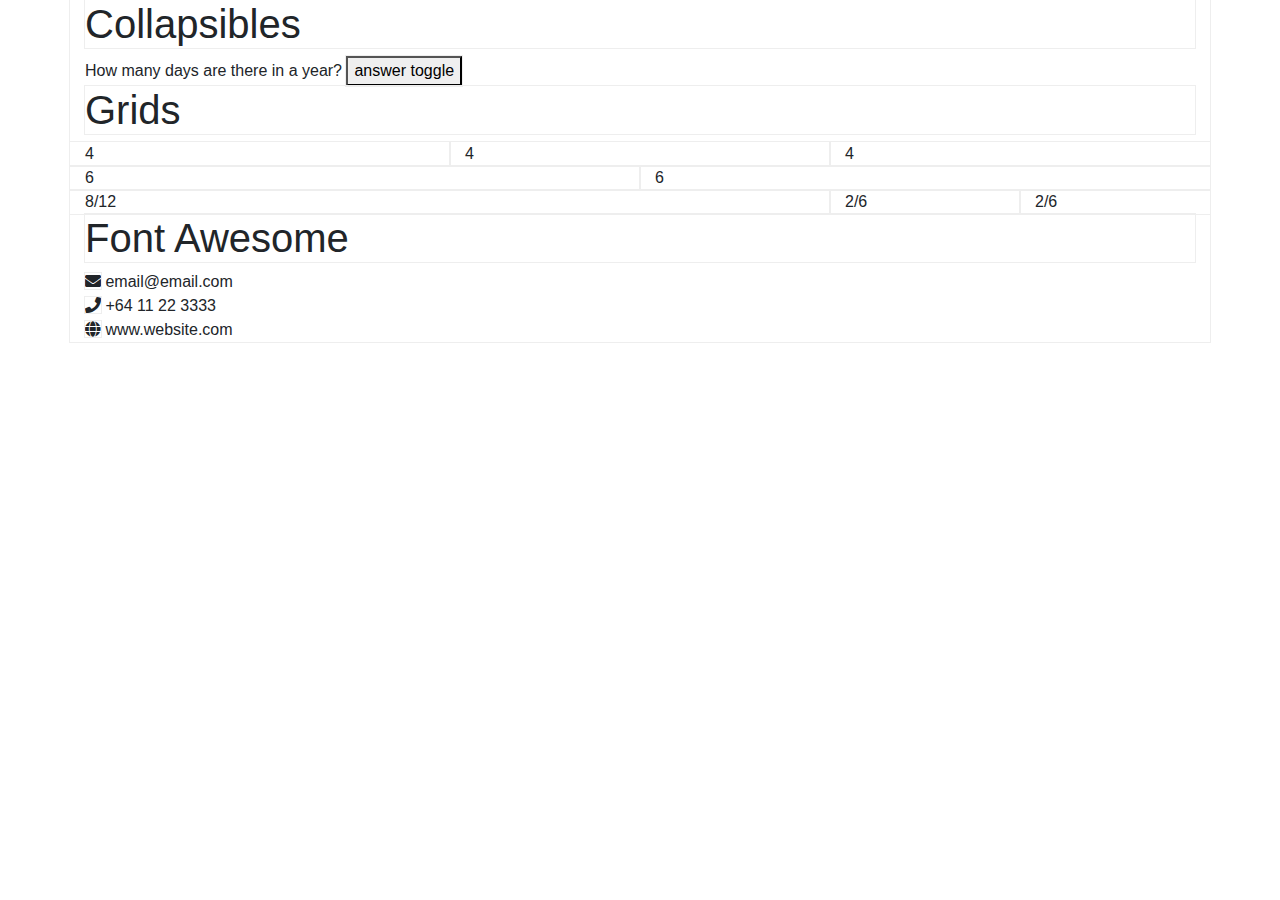
<file: bootstrap/index.html>
<html>
    <head>
        <meta charset="utf-8" />
        <title>Bootstrap demo</title>
        <!-- add the following 4 lines for Bootstrap -->
        <meta name="viewport" content="width=device-width, initial-scale=1" />
        <link rel="stylesheet" href="css/bootstrap.min.css" />
        <script src="https://code.jquery.com/jquery-3.3.1.min.js"></script>
        <script src="js/bootstrap.min.js"></script>
        <!-- font awesome -->
        <link rel="stylesheet" href="https://use.fontawesome.com/releases/v5.8.1/css/all.css">
        <!-- styles -->
        <style>
        * { outline: #EEE solid 1px }
        </style>
    </head>
    
    <body>
        <div class="container">
            <h1>Collapsibles</h1>
            How many days are there in a year?
            <button data-toggle="collapse" data-target="#answer"> answer toggle </button>
            <div id="answer" class="collapse">
            365.2422
            </div>

            <h1>Grids</h1>
            
            <div class="row">
                <div class="col-sm-4"> 4 </div>
                <div class="col-sm-4"> 4 </div>
                <div class="col-sm-4"> 4 </div>
            </div>
            <div class="row">
                <div class="col-6"> 6 </div>
                <div class="col-6"> 6 </div>
            </div>
            <div class="row">
                <div class="col-12 col-sm-8"> 8/12 </div>
                <div class="col-6 col-sm-2"> 2/6 </div>
                <div class="col-6 col-sm-2"> 2/6 </div>
            </div>
            <h1>Font Awesome</h1>
            <i class="fas fa-envelope"></i> email@email.com
            <br />
            <i class="fas fa-phone"></i> +64 11 22 3333
            <br />
            <i class="fas fa-globe"></i> www.website.com
        </div>
    </body>
</html>
</file>
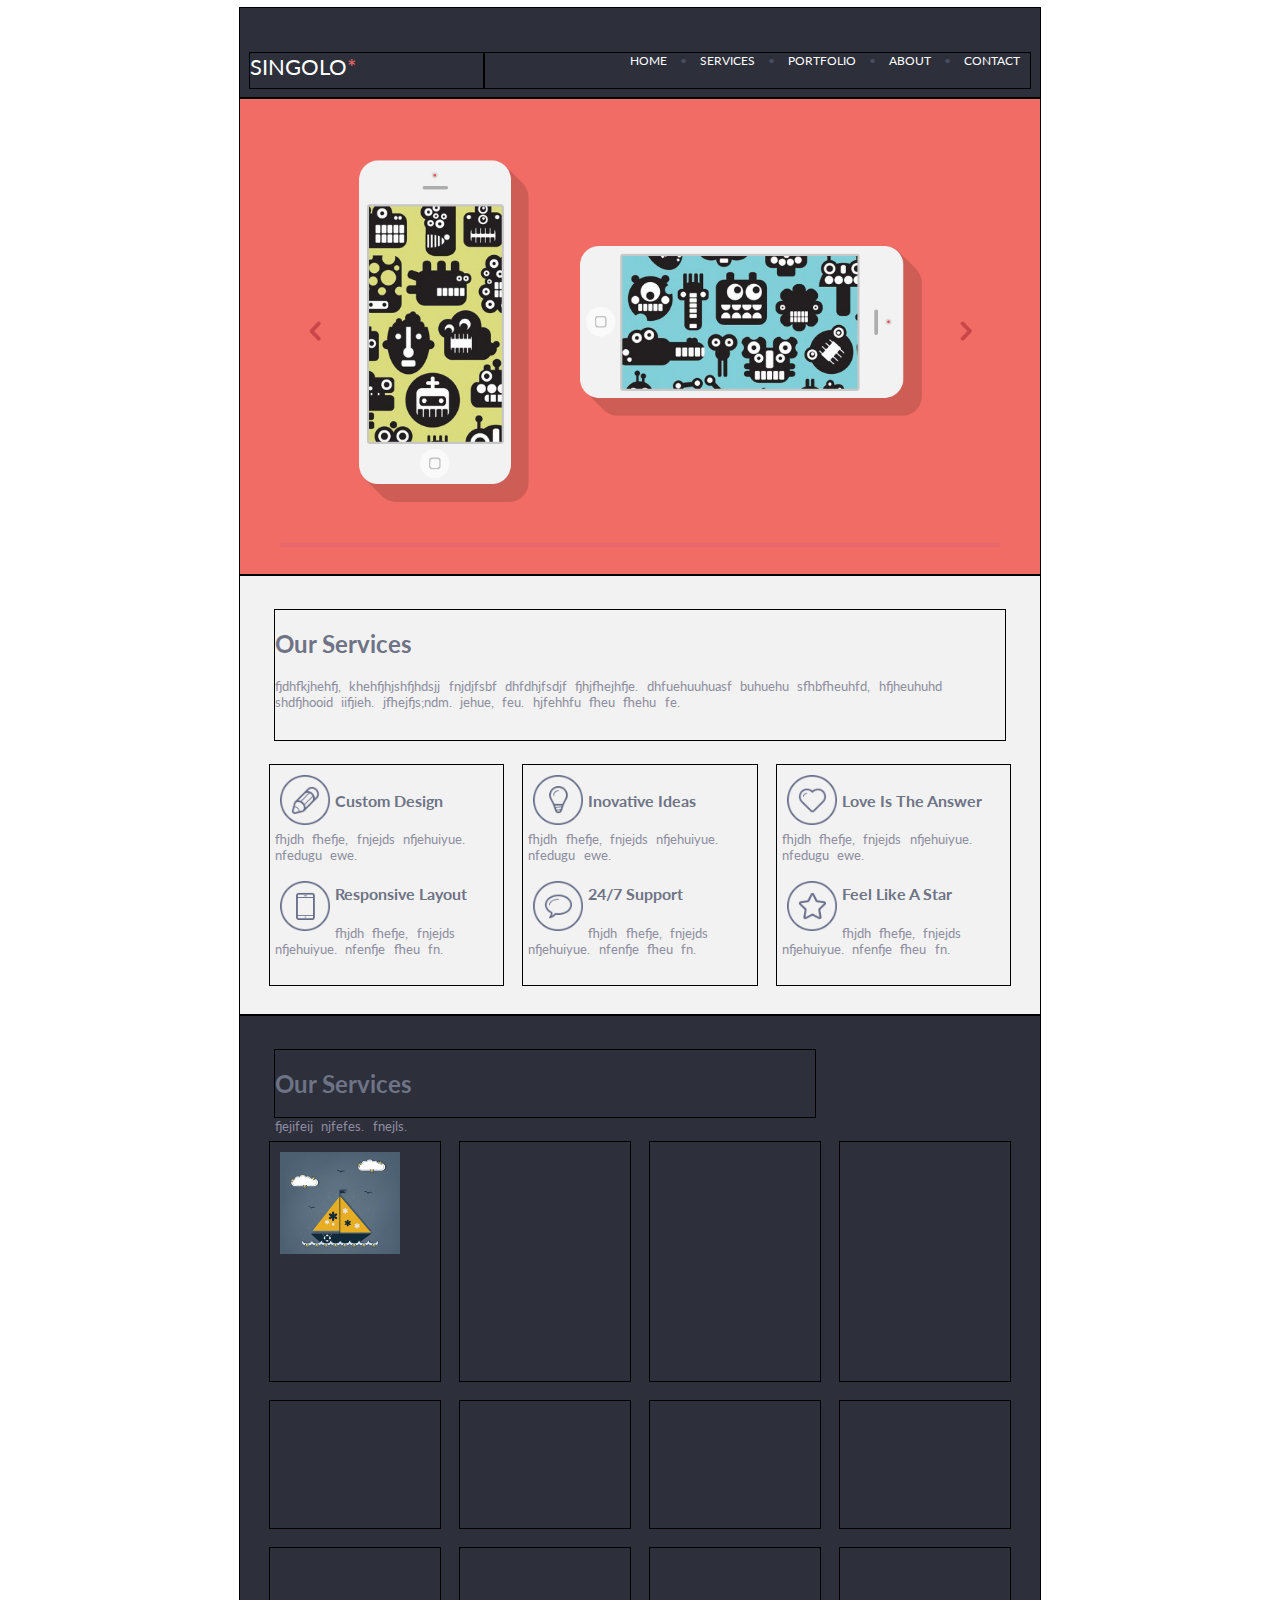
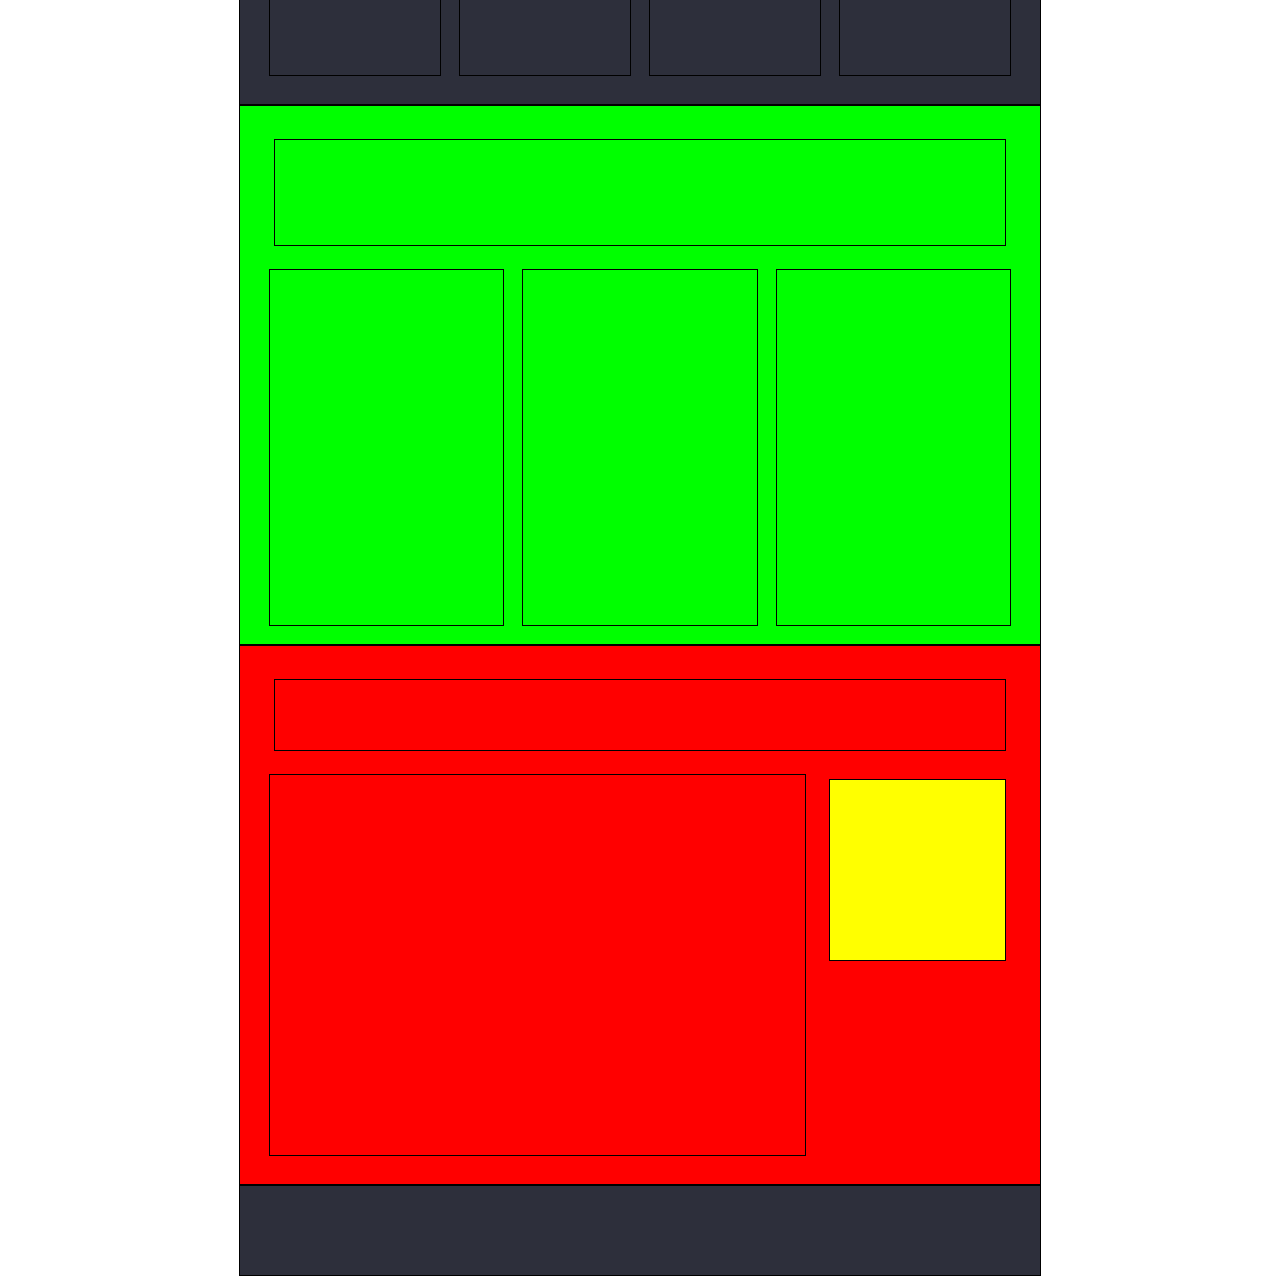
<file: singolo/index.html>
<!DOCTYPE html>
<html lang="en">
    <head>
        <meta charset="utf-8">
        <title>Singolo</title>
        <meta name="description" content="A free template created by Marijan Petrovski" />
        <meta name="viewport" content="width=device-width, initial-scale=1">
        <link rel="stylesheet" href="styles.css" />
    </head>
    
    <body>

        <div id="container">

            <div id="blue">
                <div class="logo">
                SINGOLO<span class="salmon">*</span>
                </div>
                <div class="links">
                    <a href="#">HOME</a>
                    &bull;
                    <a href="#">SERVICES</a>
                    &bull;
                    <a href="#">PORTFOLIO</a>
                    &bull;
                    <a href="#">ABOUT</a>
                    &bull;
                    <a href="#">CONTACT</a>
                
                </div>
            
            </div>

            <div class="banner">
                <img src="img/slider.png">
            </div>
            
             <div id="red">
                <div class="longyellow">
                    <body>
                        <h2>Our Services</h2>
                        <p> fjdhfkjhehfj, khehfjhjshfjhdsjj fnjdjfsbf dhfdhjfsdjf fjhjfhejhfje. dhfuehuuhuasf buhuehu sfhbfheuhfd, hfjheuhuhd shdfjhooid iifjieh. jfhejfjs;ndm. jehue, feu. hjfehhfu fheu fhehu fe.
                        </p>
                    </body>
                 </div>
                <div class="yellow">
                    <img src="img/pencil.png" width="50px"> <h4>Custom Design</h4>
                    <p>
                        fhjdh fhefje, fnjejds nfjehuiyue. nfedugu ewe.
                    </p>
                    <img src="img/smartphone.png" width="50px"> <h4>Responsive Layout</h4>
                    <p>
                        fhjdh fhefje, fnjejds nfjehuiyue. nfenfje fheu fn.
                    </p>
                </div>
                <div class="yellow">
                    <img src="img/bulb.png" width="50px"> <h4>Inovative Ideas</h4>
                    <p>
                        fhjdh fhefje, fnjejds nfjehuiyue. nfedugu ewe.
                    </p>
                    <img src="img/speech.png" width="50px"> <h4>24/7 Support</h4>
                    <p>
                        fhjdh fhefje, fnjejds nfjehuiyue. nfenfje fheu fn.
                    </p>
                </div>
                <div class="yellow">
                    <img src="img/heart.png" width="50px"> <h4>Love Is The Answer</h4>
                    <p>
                        fhjdh fhefje, fnjejds nfjehuiyue. nfedugu ewe.
                    </p>
                    <img src="img/star.png" width="50px"> <h4>Feel Like A Star</h4>
                    <p>
                        fhjdh fhefje, fnjejds nfjehuiyue. nfenfje fheu fn.
                    </p>
                </div>
                
            </div>

            <div id="blue2" >
                <div class="longyellow">
                    <body>
                        <h2>Our Services</h2>
                        <p> fjejifeij njfefes. fnejls. 
                        </p>
                    </body>
                 </div><br><!-- the br makes a sqaure move down so it is inline -->
                <div class="yellow">
                    <img src="img/gallery/1.png" width="120px">
                </div>
                <div class="yellow"></div>
                <div class="yellow"></div>
                <div class="yellow"></div>
                <div class="yellow"></div>
                <div class="yellow"></div>
                <div class="yellow"></div>
                <div class="yellow"></div>
                <div class="yellow"></div>
                <div class="yellow"></div>
                <div class="yellow"></div>
                <div class="yellow"></div>
                
            </div>

            <div id="green2">
                <div class="longyellow"></div>
                <div class="yellow"></div>
                <div class="yellow"></div>
                <div class="yellow"></div>
            </div>
            
            <div id="red2">
                <div class="longyellow"></div>
                <div class="yellow"></div>
                <div class="smallyellow"></div>
            </div>
            
            <div id="blue"></div>

        </div>
    </body>
</html>
</file>
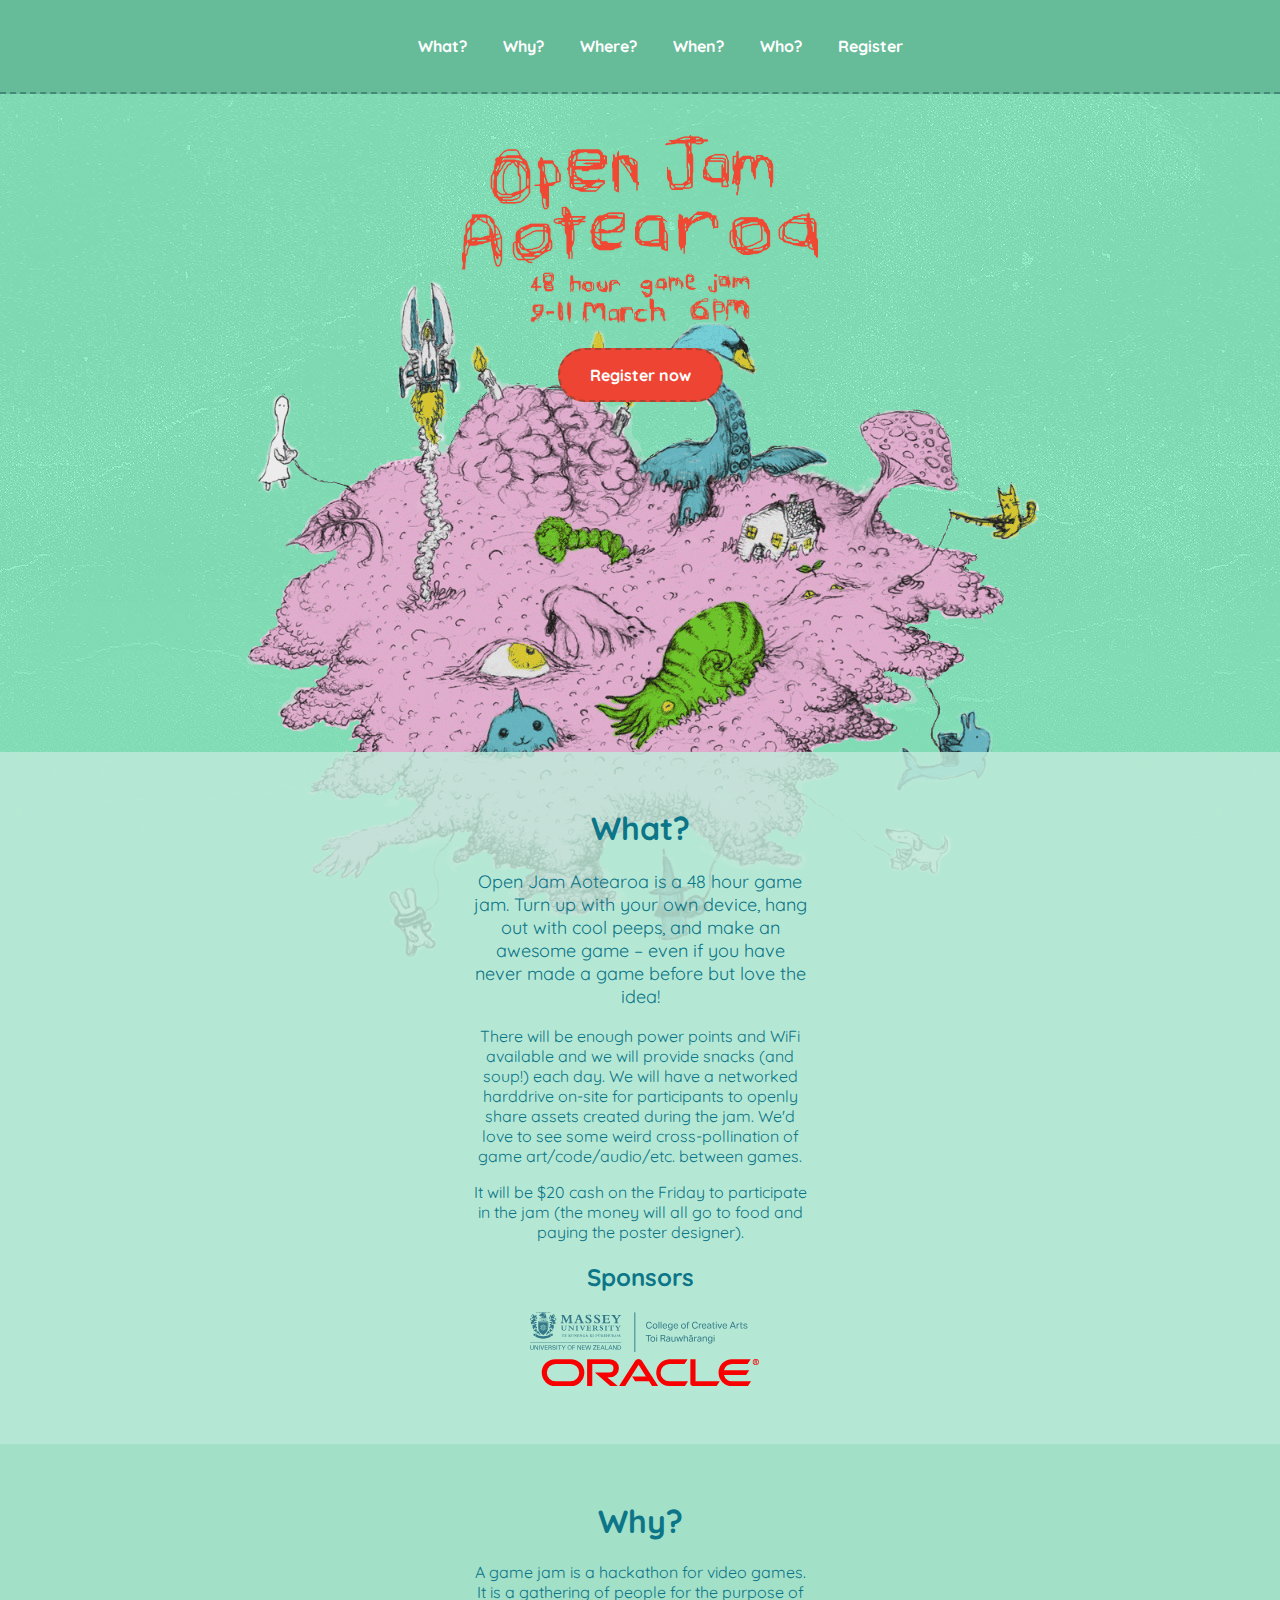
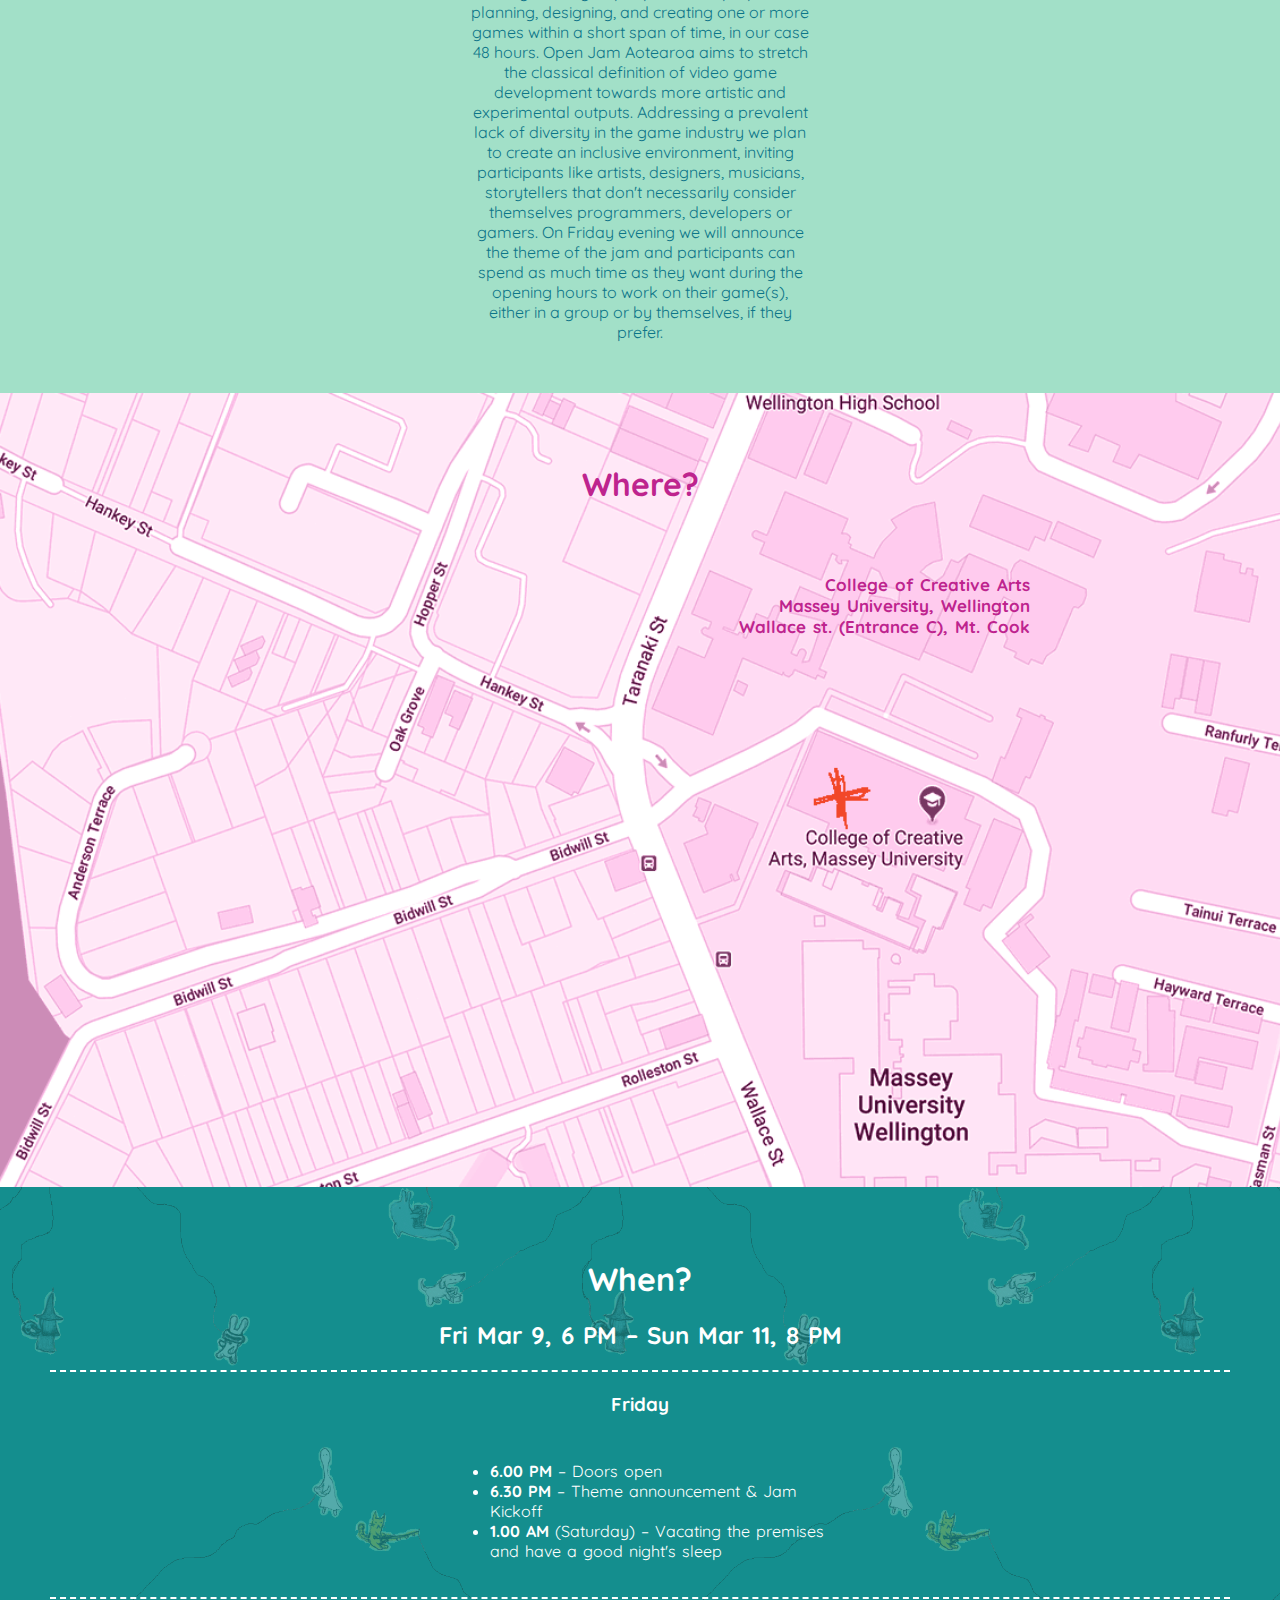
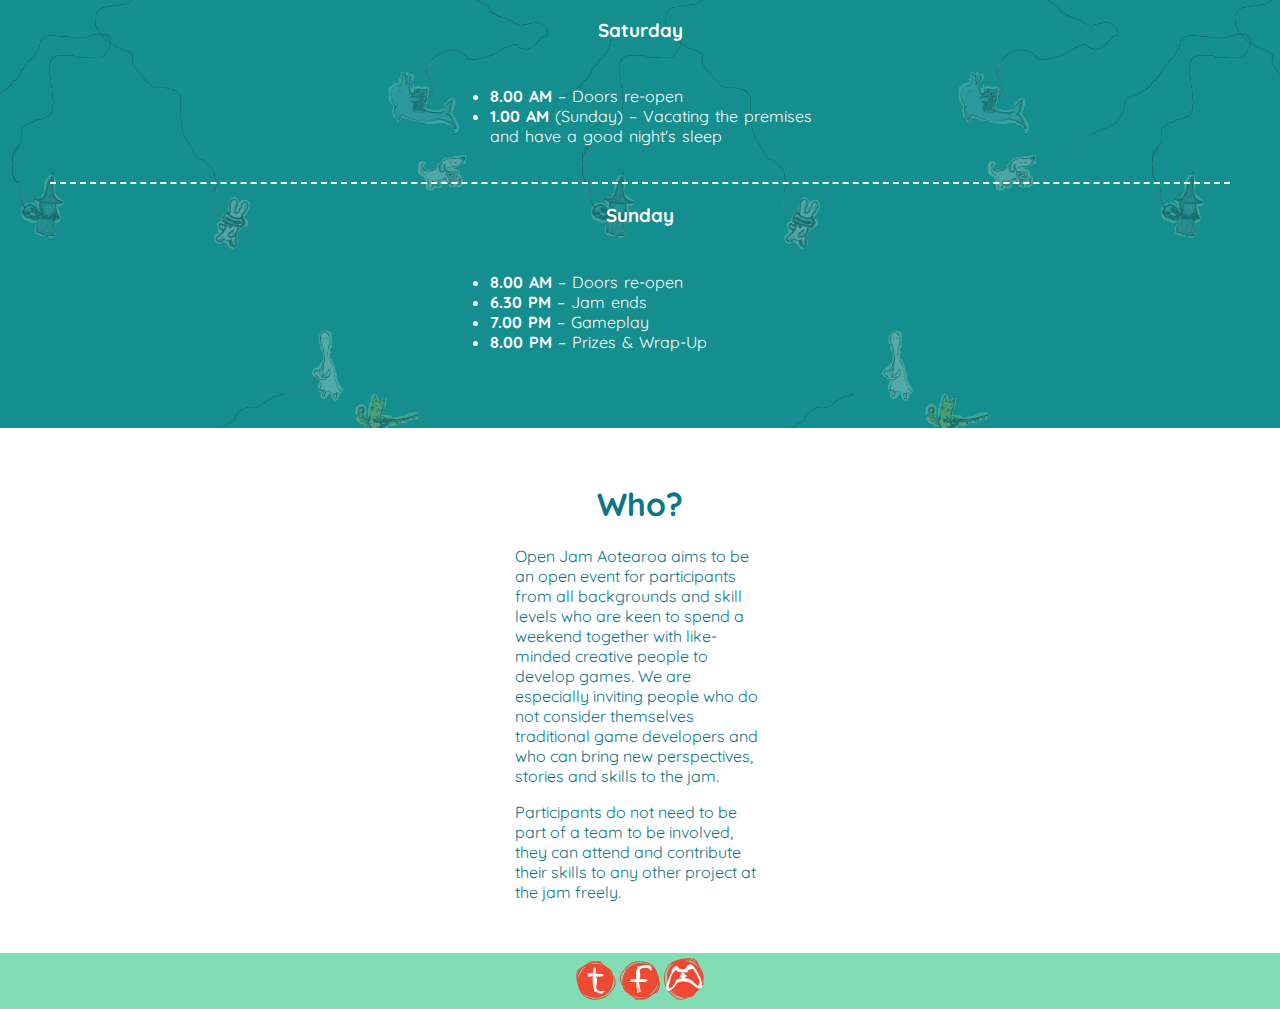
<file: week 3/index.html>
<!DOCTYLE html>

<html>
    <head>
        <title>Home</title>
        <link rel="stylesheet" href="styles.css"/>
    </head>
    
    <body>
        <div>
            <nav id="nav">
                <ul>
                    <a href="what.html"> What?</a>
                    <a href="why.html"> Why?</a>
					<a href="where.html"> Where?</a>
					<a href="when.html"> When?</a>
                    <a href="who.html"> Who?</a>
					<a href="register.html"> Register</a>
                </ul>
            </nav>
        </div>
        <div id="header">
            <img id="logo" src="img/logo.gif" /><br />
        <img id="description" src="img/48_hour_game_jam.gif" /><br />
        <img id="date" src="img/date.gif" />
        <br />
        <div class="register_btn">Register now</div>
        </div>
       
        
        <div id="what">
        <h1>What?</h1>
        <p class="biggertext">
            Open Jam Aotearoa is a 48 hour game jam. Turn up with your own device, hang out with cool peeps, and make an awesome game &ndash; even if you have never made a game before but love the idea!
        </p>
        <p>
            There will be enough power points and WiFi available and we will provide snacks (and soup!) each day. We will have a networked harddrive on-site for participants to openly share assets created during the jam. We'd love to see some weird cross-pollination of game art/code/audio/etc. between games.
        </p>
        <p>
            It will be $20 cash on the Friday to participate in the jam (the money will all go to food and paying the poster designer).
        </p>
        <h2>Sponsors</h2>
        <p id="sponsor_logos">
            <img src="img/massey.svg" alt="massey university logo" width="220px"/>
            <img class="rightimg" src="img/oracle.svg" alt="oracle logo" width="220px" />
        </p>
    </div>

    <div id="why">
        <h1>Why?</h1>
        <p>
            A game jam is a hackathon for video games. It is a gathering of people for the purpose of planning, designing, and creating one or more games within a short span of time, in our case 48 hours. Open Jam Aotearoa aims to stretch the classical definition of video game development towards more artistic and experimental outputs. Addressing a prevalent lack of diversity in the game industry we plan to create an inclusive environment, inviting participants like artists, designers, musicians, storytellers that don't necessarily consider themselves programmers, developers or gamers. On Friday evening we will announce the theme of the jam and participants can spend as much time as they want during the opening hours to work on their game(s), either in a group or by themselves, if they prefer.
        </p>
    </div>

    <div id="where">
        <h1>Where?</h1>
        <p class="alignright"><b>
            College of Creative Arts<br />
            Massey University, Wellington<br />
            Wallace st. (Entrance C), Mt. Cook<br />
        </b></p>

    </div>

    <div id="when">
        <h1>When?</h1>
        <h2 class="dashedborder">Fri Mar 9, 6 PM &ndash; Sun Mar 11, 8 PM</h2 >
        
        <h3>Friday</h3>
     <article class="dashedborder">
        <ul>
            <li><b>6.00 PM</b> &ndash; Doors open</li>
            <li><b>6.30 PM</b> &ndash; Theme announcement &amp; Jam Kickoff</li>
            <li><b>1.00 AM</b> (Saturday) &ndash; Vacating the premises and have a good night's sleep</li>
        </ ul>
     </article>
     
        <h3>Saturday</h3>
     <article class="dashedborder">
        <ul>
            <li><b>8.00 AM</b> &ndash; Doors re-open</li>
            <li><b>1.00 AM</b> (Sunday) &ndash; Vacating the premises and have a good night's sleep</li>
        </ul>
     </article>

        <h3>Sunday</h3>
     <article>
        <ul>
            <li><b>8.00 AM</b> &ndash; Doors re-open</li>
            <li><b>6.30 PM</b> &ndash; Jam ends</li>
            <li><b>7.00 PM</b> &ndash; Gameplay</li>
            <li><b>8.00 PM</b> &ndash; Prizes &amp; Wrap-Up</li>
        </ul>
     </article>
    </div>

    <div id="who">
        <h1>Who?</h1>
        <p class="alignleft">
            Open Jam Aotearoa aims to be an open event for participants from all backgrounds and skill levels who are keen to spend a weekend together with like-minded creative people to develop games. We are especially inviting people who do not consider themselves traditional game developers and who can bring new perspectives, stories and skills to the jam.
        </p>
        <p class="alignleft">
            Participants do not need to be part of a team to be involved, they can attend and contribute their skills to any other project at the jam freely.
        </p>
    </div>

    <div id="footer">
        <img src="img/icon-twitter.svg" width="40px"/>
        <img src="img/icon-facebook.svg" width="40px"/>
        <img src="img/icon-itch.svg" width="40px"/>
    </div>
    </body>
</html>
</file>
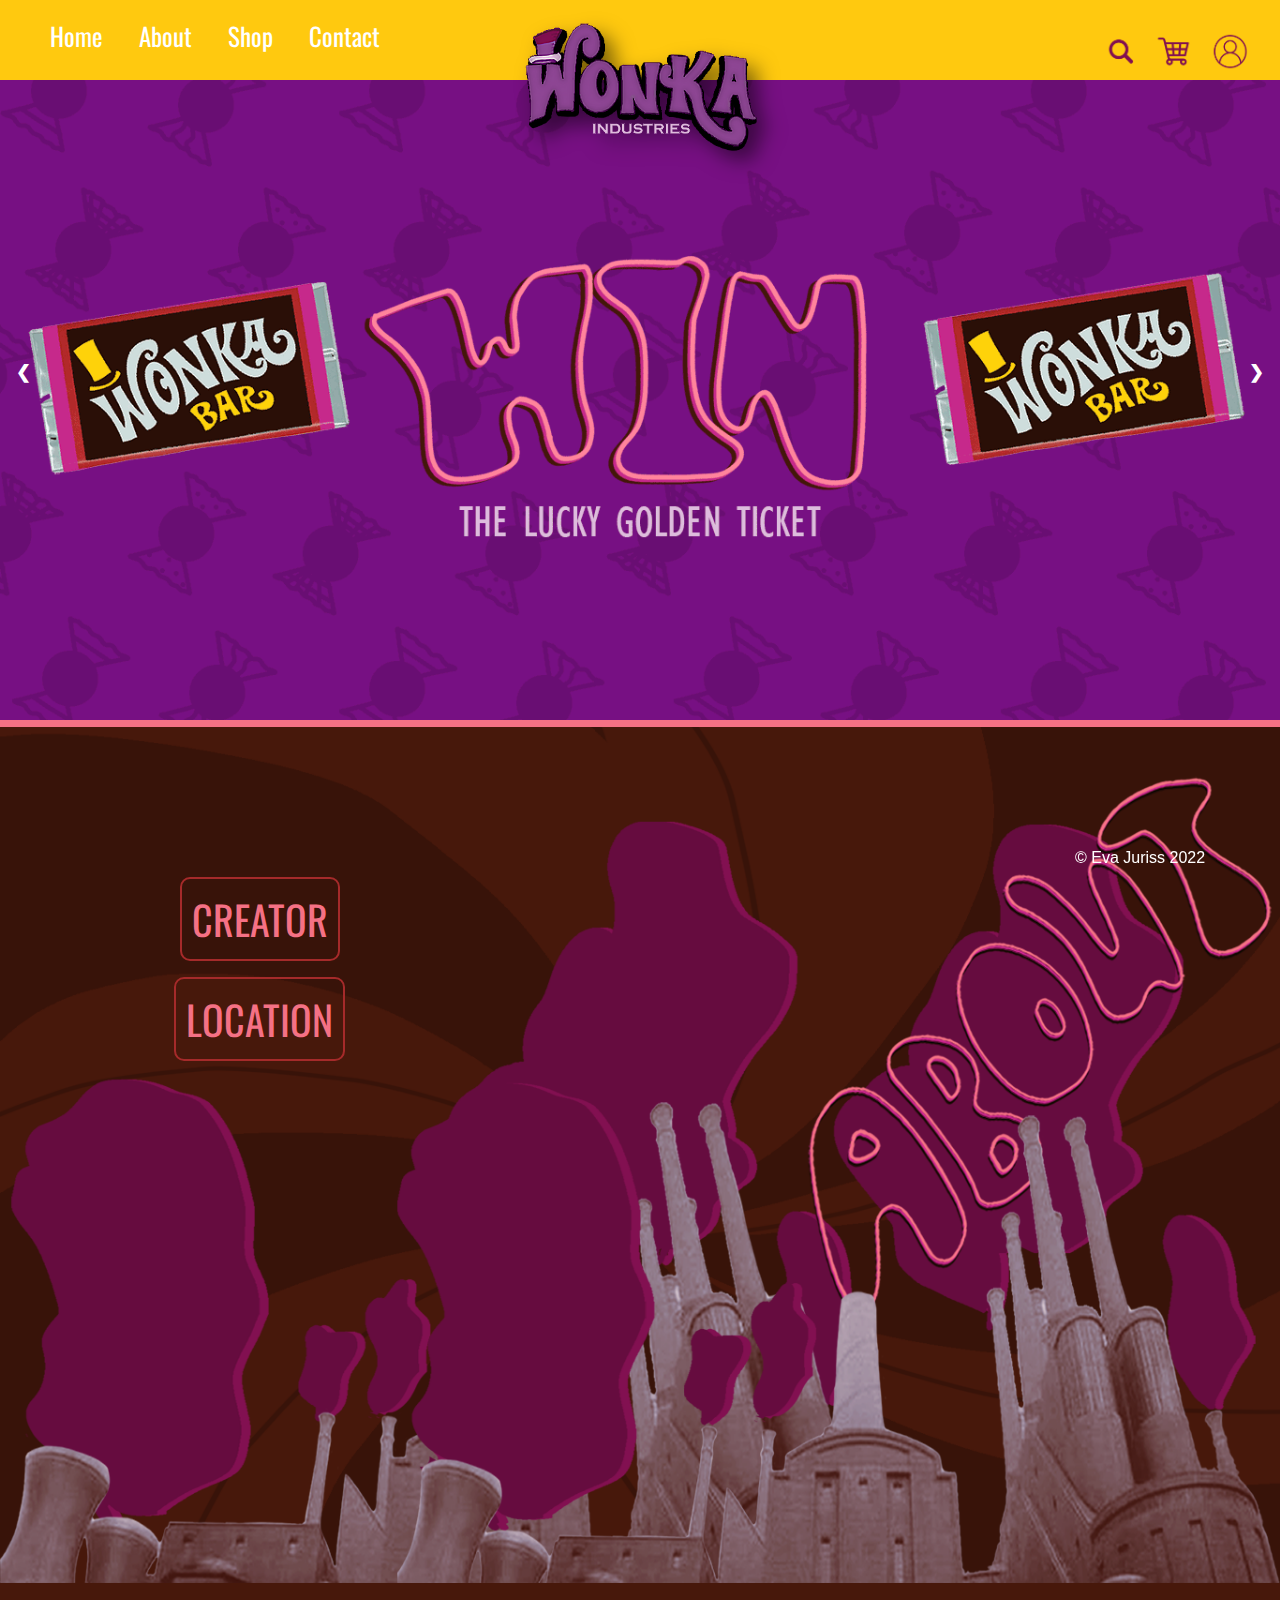
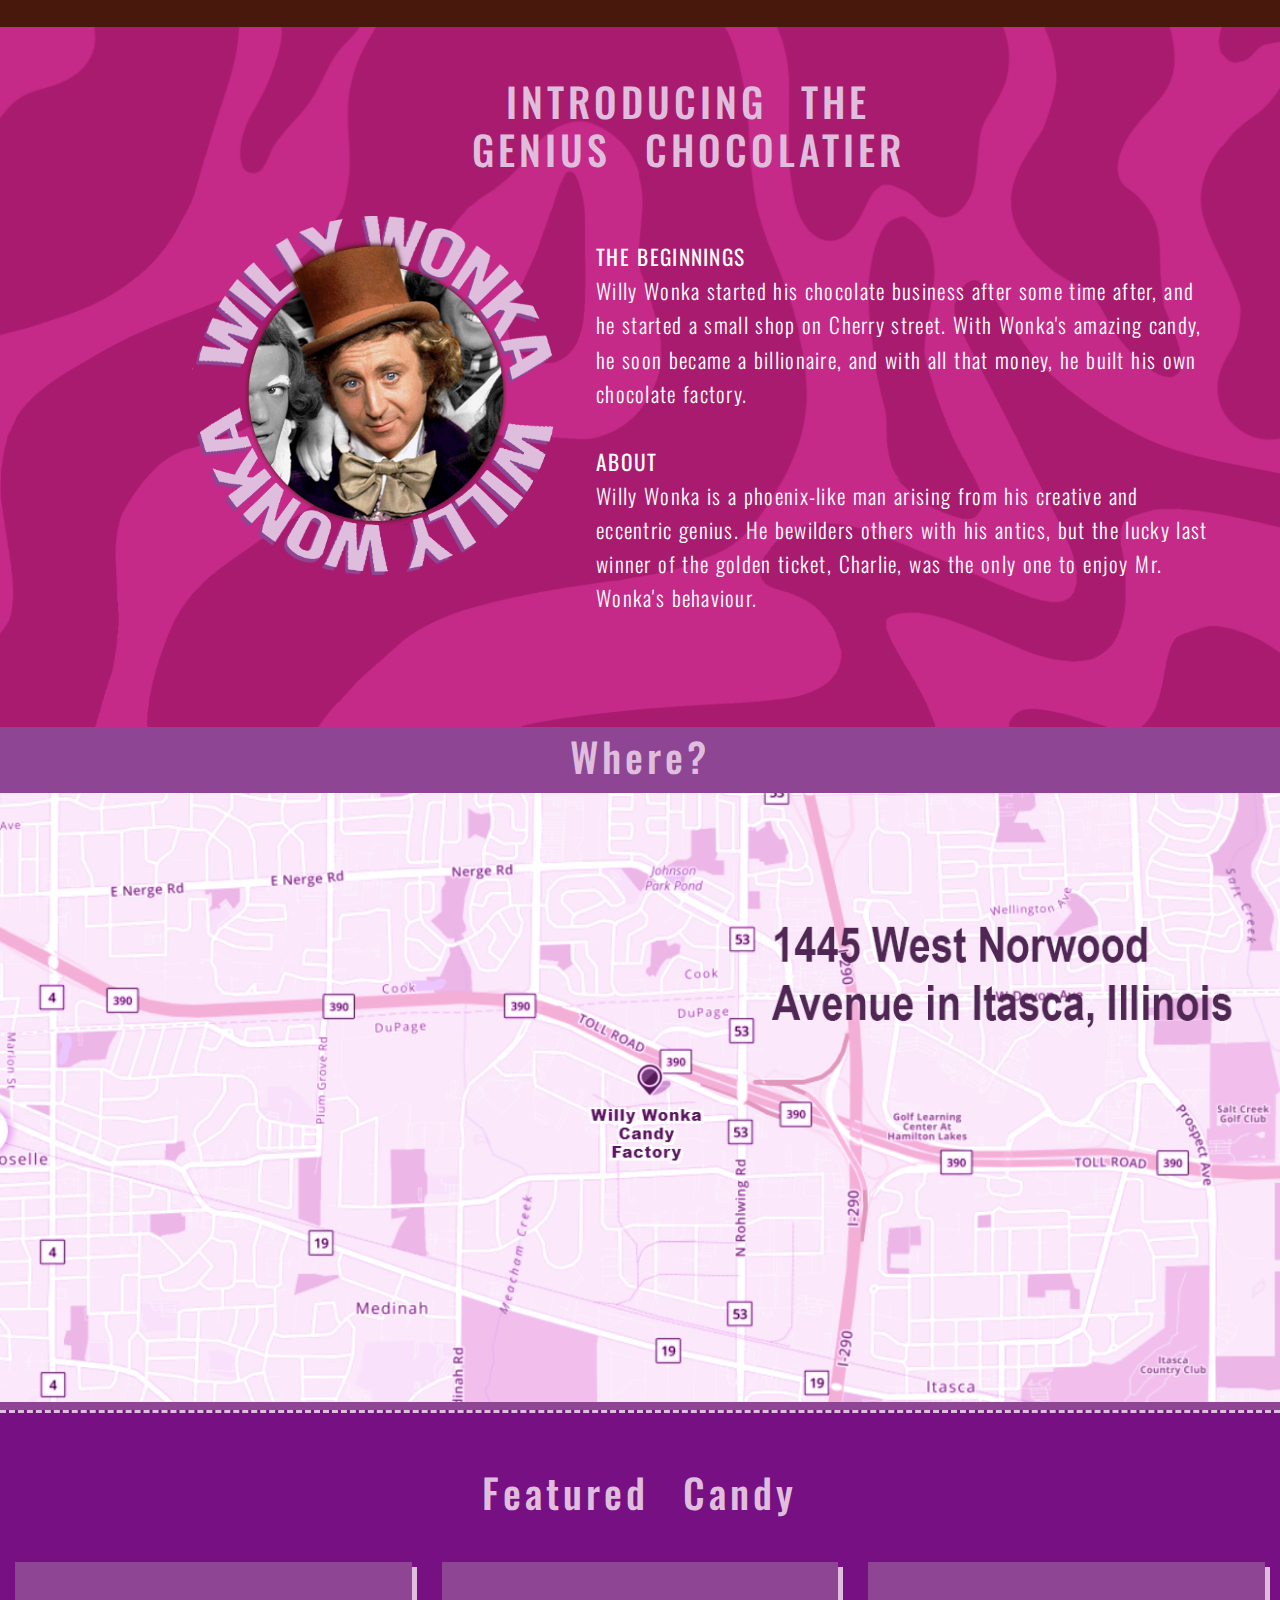
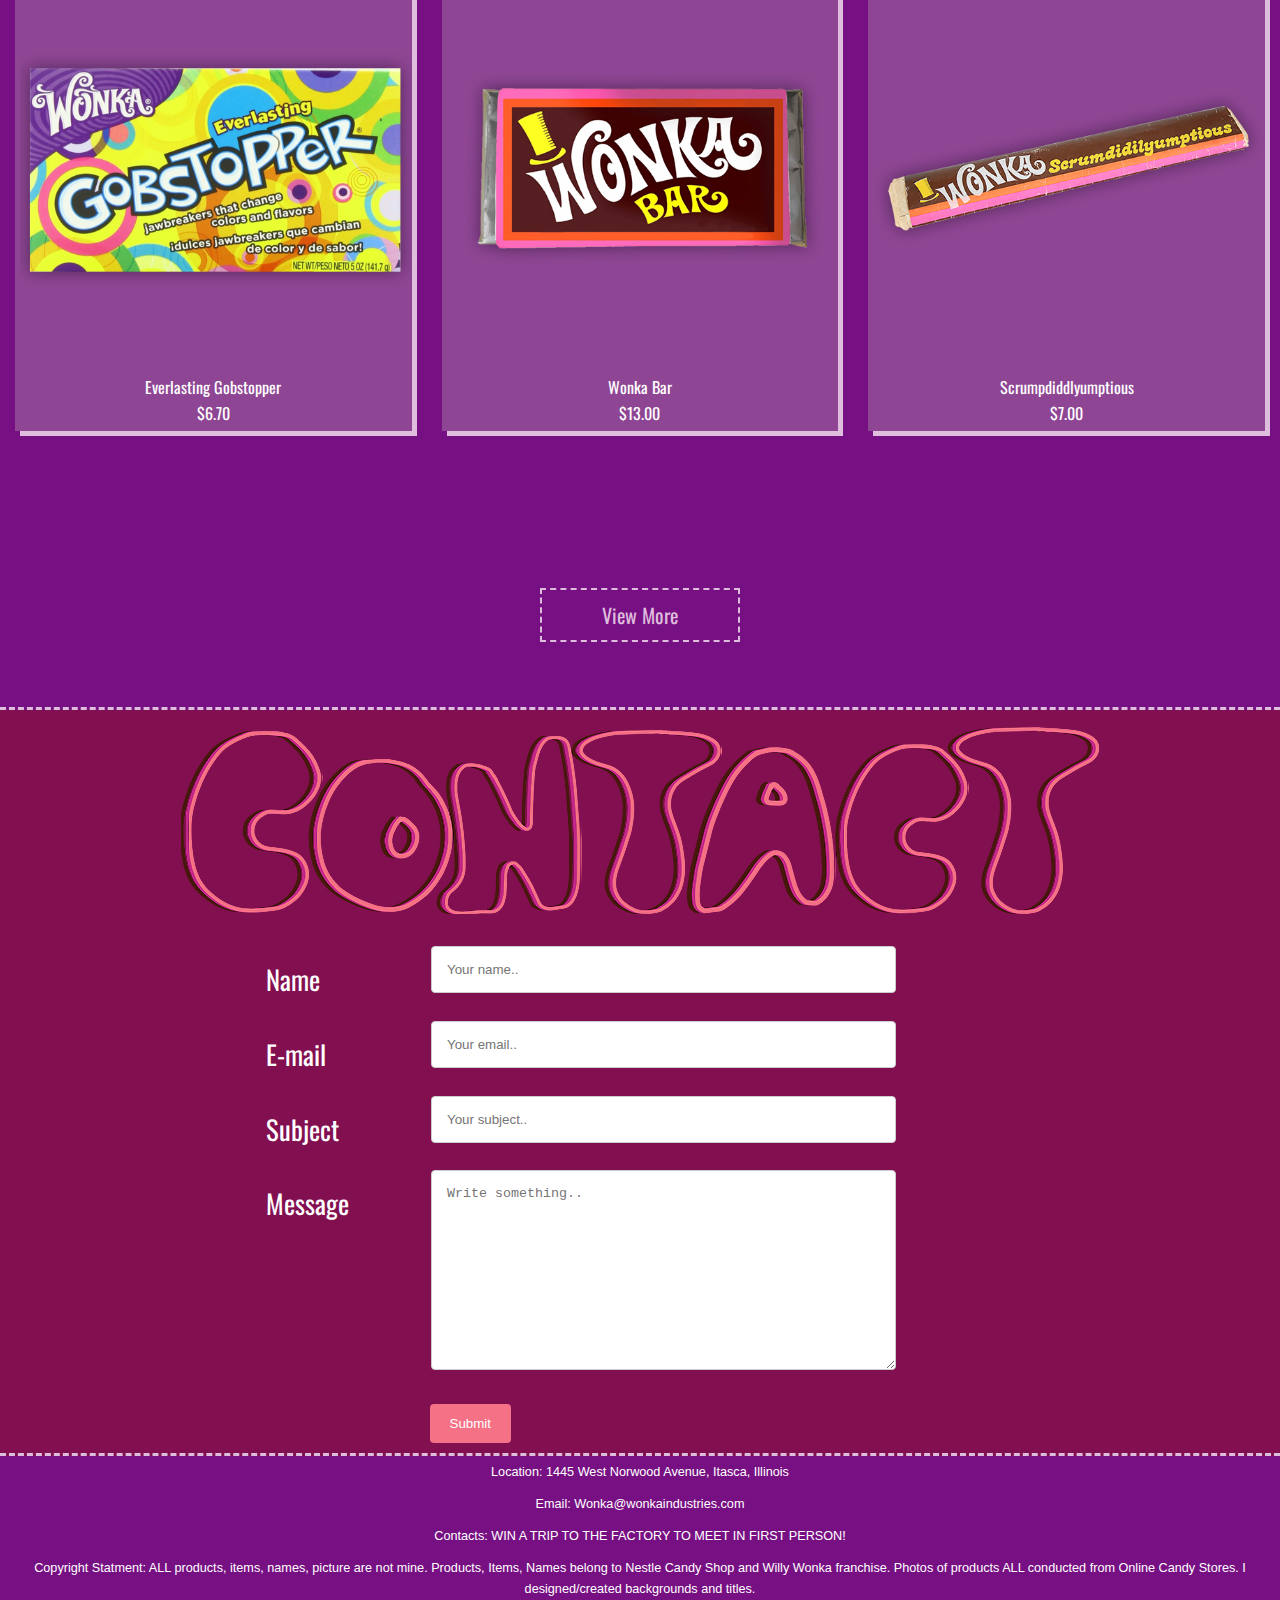
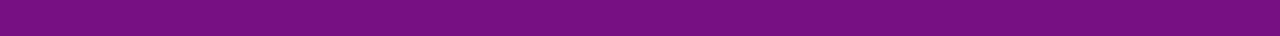
<file: wonkawebsite/index.html>
<!DOCTYPE html>
<html>
    <head>
        <meta charset="utf-8" />
        <title>Wonka Industries</title>
        <link rel="stylesheet" href="styles.css" />
        <meta name=”viewport” content="width=device-width, initial-scale=1.0">
        <link rel="stylesheet" href="css/bootstrap.css" />
        <script src="https://code.jquery.com/jquery-3.3.1.min.js"></script>
        <script src="js/bootstrap.min.js"></script>
    </head>
    <body>
        <div class="container">
            <div id="nav">
                <nav class="nav"><ul>
                    <a href="#home">Home</a>
                    <a href="#abouttitle"> About</a>
                    <a href="shop.html">Shop</a>
                    <a href="#contact"> Contact</a>
                </ul></nav>
                <div>
                    <img src="img/navbarassets.png" width="150px" class="icons">
                </div>
            </div>
            <div id="logo">
                <img src="img/logo.png">
            </div>

            <div id="home">
                <!-- Slideshow container -->
                <div class="slideshow-container">

                  <!-- Full-width -->
                  <div class="mySlides slidefade">
                    <img src="img/homepage.gif" style="width:100%">
                  </div>

                  <div class="mySlides slidefade">
                    <img src="img/image2.png" style="width:100%">
                  </div>

                  <!-- Next and previous buttons -->
                  <a class="prev" onclick="plusSlides(-1)">&#10094;</a>
                  <a class="next" onclick="plusSlides(1)">&#10095;</a>
                </div>
            </div>


            <div id="abouttitle">
                <button class="aboutbtn"><a href="#aboutcreators">CREATOR</a></button>
                <button class="aboutbtn2"><a href="#aboutwhere">LOCATION</a></button>
                <img src="img/about_shopbg.png">

            </div>
            <div id="aboutcreators">
                <h1>INTRODUCING THE GENIUS CHOCOLATIER</h1>
                <img src="img/willywonka.png" width=450px>
                <p><b>THE BEGINNINGS</b><br> Willy Wonka started his chocolate business after some time after, and he started a small shop on Cherry street. With Wonka's amazing candy, he soon became a billionaire, and with all that money, he built his own chocolate factory.<br>
                <br>
                <b>ABOUT</b><br>Willy Wonka is a phoenix-like man arising from his creative and eccentric genius. He bewilders others with his antics, but the lucky last winner of the golden ticket, Charlie, was the only one to enjoy Mr. Wonka's behaviour.</p>

            </div>
            <div id="aboutwhere">
                <h1>Where?</h1>
                <img src="img/map.png" class="map">

            </div>


            <div id="preview">
                <div class="longyellow">
                    <h1>Featured Candy</h1>
                </div><br><!-- the br makes a sqaure move down so it is inline -->
                <div class="preview">
                <div class="yellow">
                    <img src="img/products/gobstopperpreview.png" width="400px">
                    <div class="middle">
                        <button class="view" data-toggle="modal" data-target="#item3">QUICK VIEW</button>
                    </div>
                    <div class="captiontxt">Everlasting Gobstopper
                    </div><div class="captiontxt">$6.70</div>
                </div>
                </div>

                <!-- Modal -->
                <div class="modal" id="item3" tabindex="-1" role="dialog" aria-labelledby="item3title" aria-hidden="true">
                  <div class="modal-dialog modal-dialog-centered" role="document">
                    <div class="modal-content">
                      <div class="modal-header">
                        <button type="button" class="close" data-dismiss="modal" aria-label="Close">
                          <span aria-hidden="true">&times;</span>
                        </button>
                      </div>
                      <div id="item3title" class="modal-body">
                          <h1 class="modal-title">Everlasting Gobstopper</h1>
                          <img src="img/products/gobstpper.png" width=450px>
                          <p class="captiontxt" style="text-align: center"><b>$6.70</b></p>
                          <p style="text-align: center">Description</p>
                          <p> Made for children with very little pocket money. It not only changes colours and flavours when sucked on, but also never gets any smaller or disappears. It's EVERLASTING!</p>
                      </div>
                      <div class="modal-footer">
                        <button type="button" class="btn btn-secondary" data-dismiss="modal">Close</button>
                        <button type="button" class="btn btn-primary"  onClick="Alert()" data-toggle="modal" data-target="#alertmessage">Add to Cart</button>
                      </div>
                    </div>
                  </div>
                </div>

                <div class="preview">
                <div class="yellow"><img src="img/products/wonkabarpreview.png" width="400px">
                    <div class="middle">
                        <button class="view" data-toggle="modal" data-target="#item24">QUICK VIEW</button>
                    </div>
                    <div class="captiontxt">Wonka Bar
                    </div><div class="captiontxt">$13.00</div>
                </div>
                </div>

                 <div class="modal" id="item24" tabindex="-1" role="dialog" aria-labelledby="item24title" aria-hidden="true">
                  <div class="modal-dialog modal-dialog-centered" role="document">
                    <div class="modal-content">
                      <div class="modal-header">
                        <button type="button" class="close" data-dismiss="modal" aria-label="Close">
                          <span aria-hidden="true">&times;</span>
                        </button>
                      </div>
                      <div id="item24title" class="modal-body">
                          <h1 class="modal-title">Wonka Bar</h1>
                          <img src="img/products/wonkabar.png" width=450px>
                          <p class="captiontxt" style="text-align: center"><b>$13.00</b></p>
                          <p style="text-align: center">Description</p>
                          <p>The Wonka Bar is the creamiest and sweetest candy bar in the world. BUY to <b>win</b> a tour around Wonka Industries!</p>
                      </div>
                      <div class="modal-footer">
                        <button type="button" class="btn btn-secondary" data-dismiss="modal">Close</button>
                        <button type="button" class="btn btn-primary"  onClick="Alert()" data-toggle="modal" data-target="#alertmessage">Add to Cart</button>
                      </div>
                    </div>
                  </div>
                </div>

                <div class="preview">
                <div class="yellow"><img src="img/products/scrumpreview.png" width="400px">
                    <div class="middle">
                        <button class="view" data-toggle="modal" data-target="#item18">QUICK VIEW</button>
                    </div>
                    <div class="captiontxt">Scrumpdiddlyumptious
                    </div><div class="captiontxt">$7.00</div>
                </div>
                </div>

                <div class="modal" id="item18" tabindex="-1" role="dialog" aria-labelledby="item18title" aria-hidden="true">
                  <div class="modal-dialog modal-dialog-centered" role="document">
                    <div class="modal-content">
                      <div class="modal-header">
                        <button type="button" class="close" data-dismiss="modal" aria-label="Close">
                          <span aria-hidden="true">&times;</span>
                        </button>
                      </div>
                      <div id="item18title" class="modal-body">
                          <h1 class="modal-title">Scrumpdiddlyumptious</h1>
                          <img src="img/products/scrum.png" width=450px>
                          <p class="captiontxt" style="text-align: center"><b>$7.00</b></p>
                          <p style="text-align: center">Description</p>
                          <p>It contains <b>scrumptious</b> toffee, crispy cookie, and crunchy peanuts.</p>
                      </div>
                      <div class="modal-footer">
                        <button type="button" class="btn btn-secondary" data-dismiss="modal">Close</button>
                        <button type="button" class="btn btn-primary"  onClick="Alert()" data-toggle="modal" data-target="#alertmessage">Add to Cart</button>
                      </div>
                    </div>
                  </div>
                </div>

                <div class="longyellow"><button ><a href="shop.html">View More</a></button></div>

            </div>

            <div id="contact">
                <div class="longyellow"><img src="img/contacttitle.png"></div>
                <div class="contactcontainer">
                 <form action="/my-handling-form-page" method="post">
                      <div class="row">
                        <div class="col-sm-3">
                          <label for="name"> Name</label>
                        </div>
                        <div class="col-md-9">
                          <input type="text" id="name" name="user_name" placeholder="Your name..">
                        </div>
                      </div>
                      <div class="row">
                        <div class="col-sm-3">
                          <label for="mail">E-mail</label>
                        </div>
                        <div class="col-md-9">
                          <input type="email" id="mail" name="user_email" placeholder="Your email..">
                        </div>
                      </div>
                      <div class="row">
                        <div class="col-sm-3">
                          <label for="subject">Subject</label>
                        </div>
                        <div class="col-md-9">
                          <input type="text" id="subject" name="subject" placeholder="Your subject..">
                        </div>
                      </div>
                      <div class="row">
                        <div class="col-sm-3">
                          <label for="msg">Message</label>
                        </div>
                        <div class="col-md-9">
                          <textarea id="msg" name="user_message" placeholder="Write something.." style="height:200px"></textarea>
                        </div>
                      </div>
                      <br>
                      <div class="row">
                          <div class="col-sm-5">
                            <input type="submit" value="Submit">
                          </div>
                      </div>
                </form>
                </div>

            
        </div>
            <div id="footer">
                <div class="footertxt">Location: 1445 West Norwood Avenue, Itasca, Illinois</div>
                <div class="footertxt">Email: Wonka@wonkaindustries.com
                </div>
                <div class="footertxt">Contacts: WIN A TRIP TO THE FACTORY TO MEET IN FIRST PERSON!
                </div>
                <div class="footertxt">Copyright Statment: ALL products, items, names, picture are not mine. Products, Items, Names belong to Nestle Candy Shop and Willy Wonka franchise. Photos of products ALL conducted from Online Candy Stores. I designed/created backgrounds and titles. 
                </div>
            
        </div>
            <div id="copyright">&copy; Eva Juriss 2022</div>
    </div>
    </body>
    
    <script>
        let slideIndex = 1;
        showSlides(slideIndex);

        // Next/previous controls
        function plusSlides(n) {
          showSlides(slideIndex += n);
        }

        // Thumbnail image controls
        function currentSlide(n) {
          showSlides(slideIndex = n);
        }

        function showSlides(n) {
          let i;
          let slides = document.getElementsByClassName("mySlides");
          let dots = document.getElementsByClassName("dot");
          if (n > slides.length) {slideIndex = 1}
          if (n < 1) {slideIndex = slides.length}
          for (i = 0; i < slides.length; i++) {
            slides[i].style.display = "none";
          }
          for (i = 0; i < dots.length; i++) {
            dots[i].className = dots[i].className.replace(" active", "");
          }
          slides[slideIndex-1].style.display = "block";
          dots[slideIndex-1].className += " active";
        }

    
    </script>
    <script>
        function Alert() {
            alert("An Item has been added to your cart!")
        }  
    </script>
    <script src="https://cdnjs.cloudflare.com/ajax/libs/jquery/3.6.0/jquery.min.js"></script>
    <script src="main.js"></script>
    
    
</html>
</file>
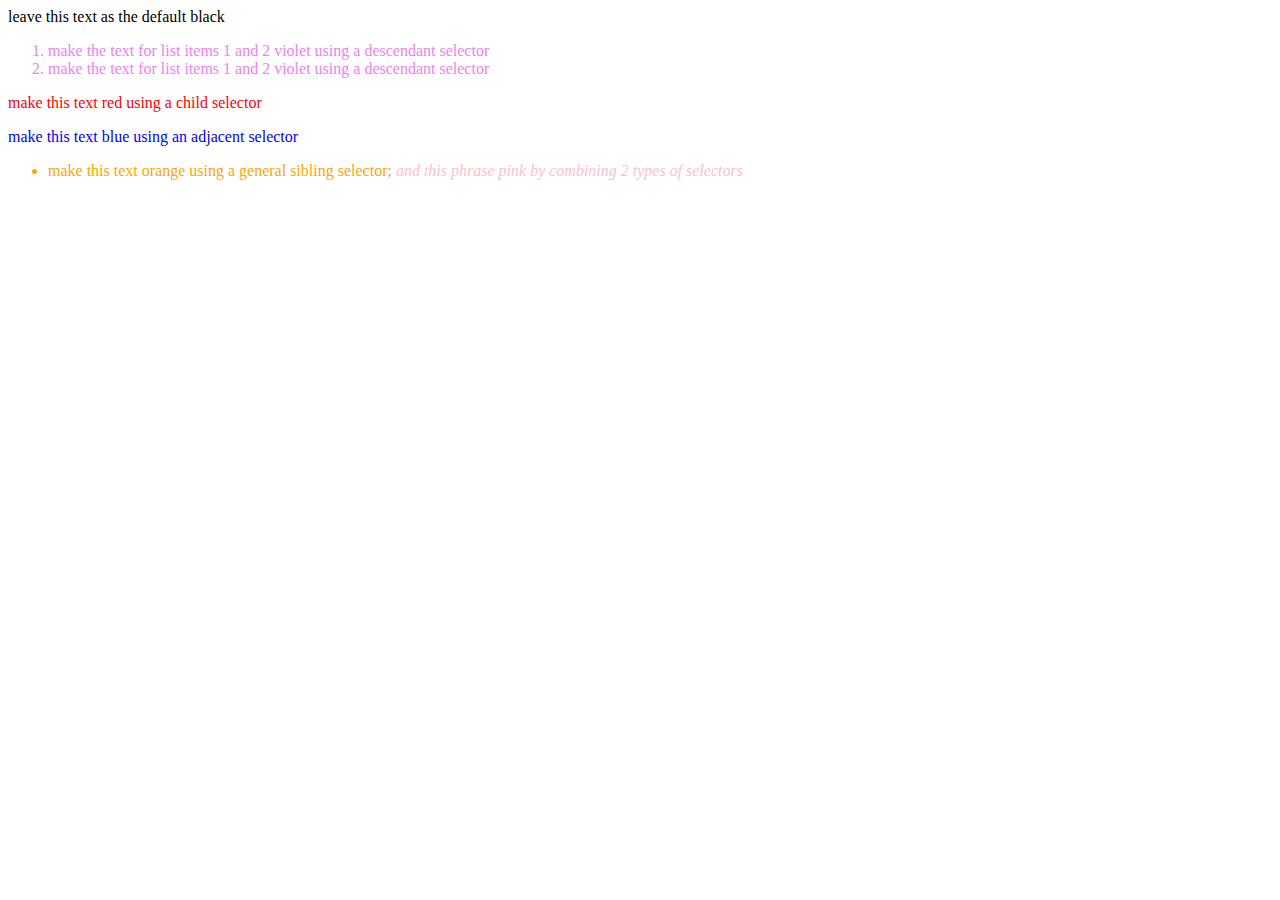
<file: 289.101.02.files/css_combinators_challenge.html>
<!DOCTYPE html>
<html lang="en">
    
<head>
    <title>CSS Combinators Exercise</title>
    <meta charset="utf-8" />
    <meta name="description" content="CSS combinators challenge." />
    <style>
        
        /* https://developer.mozilla.org/Learn/CSS/Introduction_to_CSS/Combinators_and_multiple_selectors#Combinators_and_selector_lists */
        /* WRITE YOUR CSS HERE */
        .descendant li{
            color: violet;
        }
        div > p {
            color: red;
        }
        
        p + p {
            color: blue;
        }
        
        p ~ ul {
            color: orange;
        }
        
        /* HERE ARE THE TWO TYPES OF SELECTORS MAKING THE PHRASE PINK */
        
        .pinkphrase em {
            color:pink;
        }
        
        li > em {
            color: pink;
        }

    </style>
</head>
    
<body>
    <div>
        leave this text as the default black
        <ol class="descendant">
            <li>make the text for list items 1 and 2 violet using a descendant selector</li>
            <li>make the text for list items 1 and 2 violet using a descendant selector</li>
        </ol>
        <p>
            make this text red using a child selector
        </p>
        <p>
            make this text blue using an adjacent selector
        </p>
        <ul class="pinkphrase">
            <li>make this text orange using a general sibling selector; <em>and this phrase pink by combining 2 types of selectors</em></li>
        </ul>
    </div>
</body>

</html>
</file>
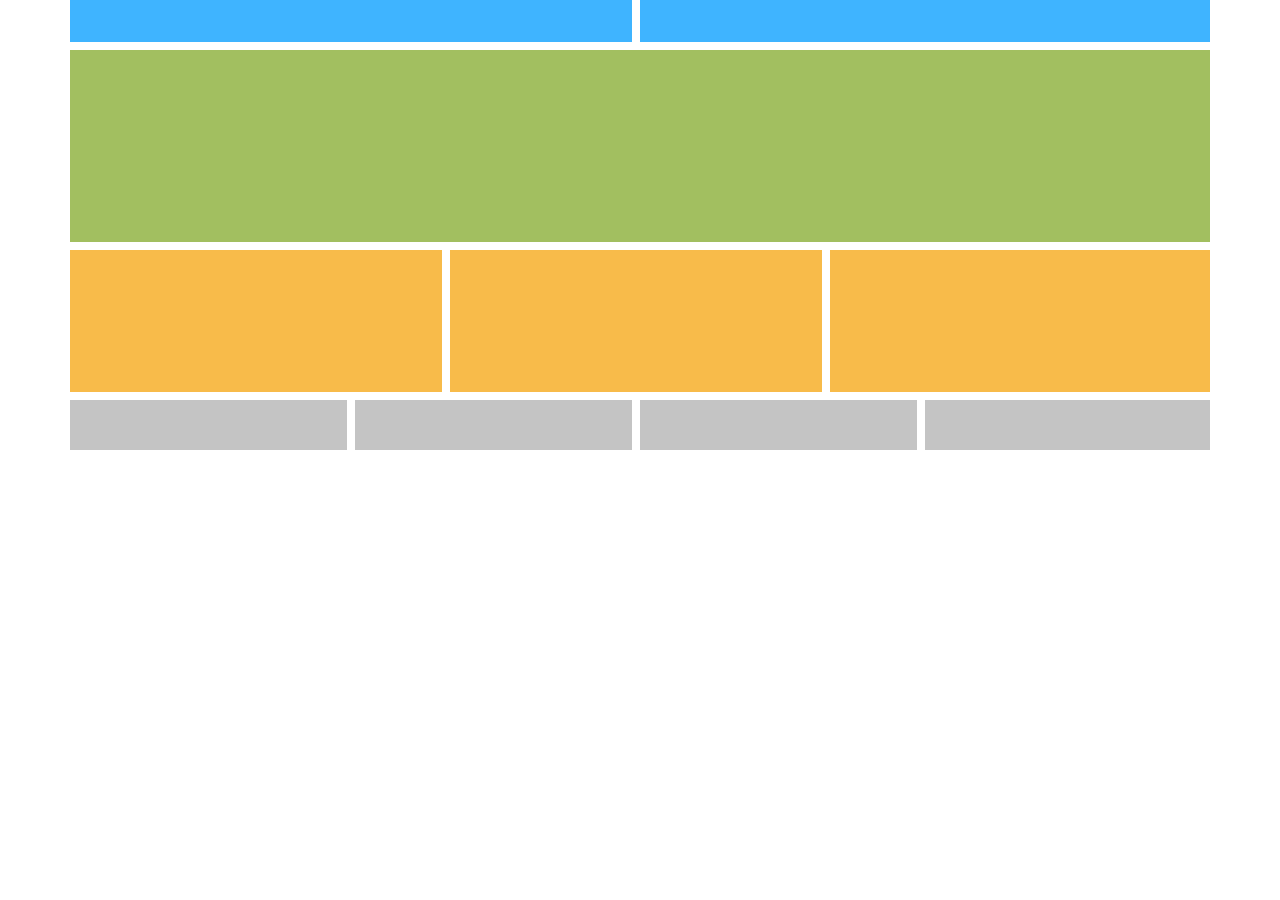
<file: bootstrap/layout_1.html>
<!DOCTYPE html>
<html>
    <head>
        <meta charset="utf-8" />
        <title>Layout 1</title>
        <meta name="viewport" content="width=device-width, initial-scale=1" />
        <link rel="stylesheet" href="css/bootstrap.min.css" />
        <style>
        * { outline: white 8px solid }
            
        .blue {
        background-color: #3FB4FF;
        height: 50px;
        } 
            
        .green {
        background-color: #a2bf60;
        height: 200px;
        } 
            
        .orange {
        background-color: #f8bb4a;
        height: 150px;
        } 
        
        .grey {
        background-color: #c4c4c4;
        height: 50px;
        } 

        </style>
    </head>
    <body>
        <div class="container">
            <div class="row">
                <div class="col-lg-6 blue"></div>
                <div class="col-lg-6 blue"></div>
            </div>
            <div class="row">
                <div class="col-12 green"></div>
            </div>
            <div class="row">
                <div class="col-lg-4 orange"></div>
                <div class="col-lg-4 orange"></div>
                <div class="col-lg-4 orange"></div>
            </div>
            
            <div class="row">
                <div class="d-none d-sm-block grey col-6 col-lg-3"></div>
                <div class="d-none d-sm-block grey col-6 col-lg-3"></div>
                <div class="d-none d-sm-block grey col-6 col-lg-3"></div>
                <div class="d-none d-sm-block grey col-6 col-lg-3"></div>
                
            </div>
            
            
        </div>
    </body>
</html>
</file>
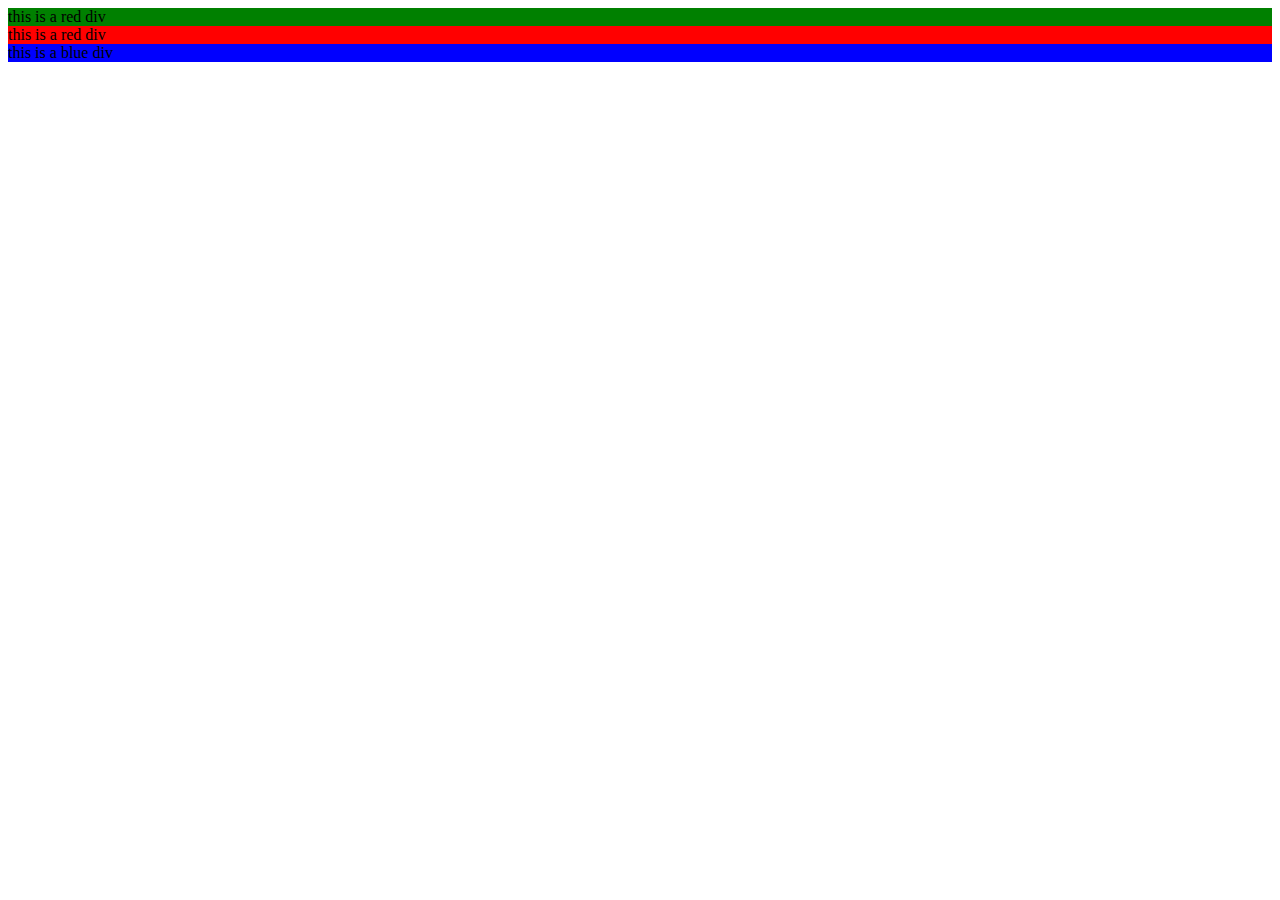
<file: javastuff/dom_scripting.html>
<!DOCTYPE html>
<html>
    <head>
        <meta charset="utf-8" />
        <title>DOM Scripting Example</title>
        
        <style>
        #red {
        background-color: red;
        }
        #blue {
        background-color: blue;
        }
        </style>

        
    </head>
    <body>
        <div id="red">
        this is a red div
        </div>
        
        <div id="red">
        this is a red div
        </div>
        <div id="blue">
        this is a blue div
        </div>
        
        <script>
        var reddiv = document.getElementById('red');
        reddiv.style.backgroundColor = 'green';
        </script>
        
    </body>
</html>
</file>
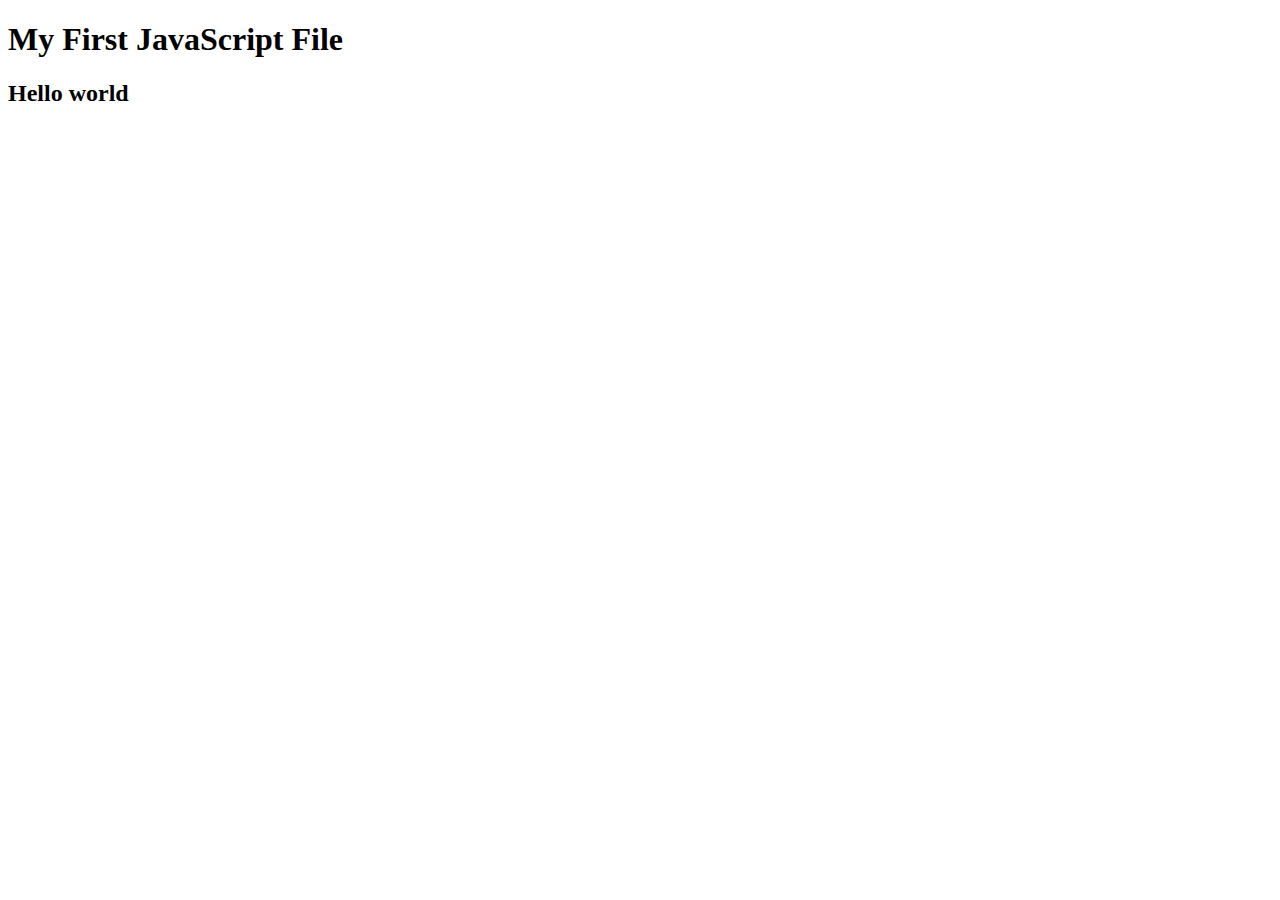
<file: javastuff/hello_world.html>
<!DOCTYPE html>
<html>
    <head>
    <meta charset="utf-8" />
    <title>Hello World Example</title>
    </head>
    <body>
        <h1>My First JavaScript File</h1>
        <script>
            // hello
            /* */
            
            var x = 1
            console.log(x) // displays 1
            console.log(x + 2) // displays 3
            
            var surname = "Juriss";
            var firstname = "Eva";
            console.log(firstname + surname) //displays 'EvaJuriss'
            // displays: Hello Eva Juriss
            console.log('Hello '+ firstname + ' ' + surname)
            
            console.log(10 - 2); // displays 8
            console.log(10 / 2); // displays 5
            console.log(10 * 2); // displays 20
            
            console.log(x); // displays 1
            var x = x + 2;
            console.log(x); // displays 3
            
            console.log(1 + 2 * 3); // displays 7
            console.log((1 + 2) * 3); // displays 9

            
            document.write('<h2>Hello world<h2>');
        </script>
    </body>
</html>
</file>
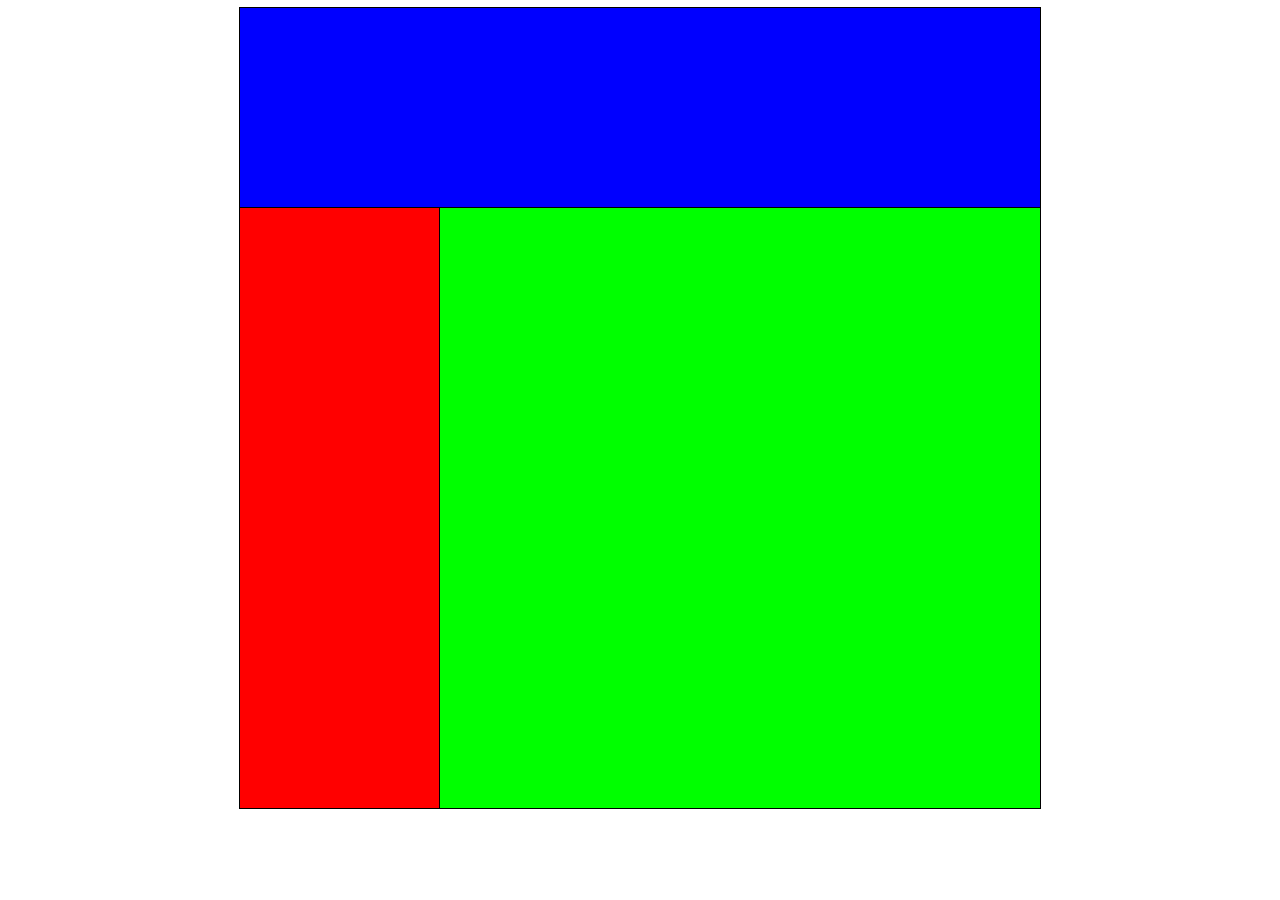
<file: week 4/layout1.html>
<!DOCTYPE html>
<html lang="en">
    <head>
        <meta charset="utf-8" />
        <title>Layout 1</title>
        <style>
            div {
                outline: 1px solid black;
            }
            
            #container {
                display: grid;
                grid-template-columns: 1fr 1fr 1fr 1fr;
                margin: auto;
                max-width: 800px;
            }
            
            #blue {
                background-color: blue;
                grid-column: 1/5;
                height: 200px;

            }

            #red {
                background-color: red;
                height: 600px;
            }
            
            #green {
                background-color: lime;
                grid-column: 2/5
            }
            

        </style>

    </head>
    <body>

        <div id="container">

            <div id="blue"></div>
            <div id="red"></div>
            <div id="green"></div>

        </div>
    </body>
</html>
</file>
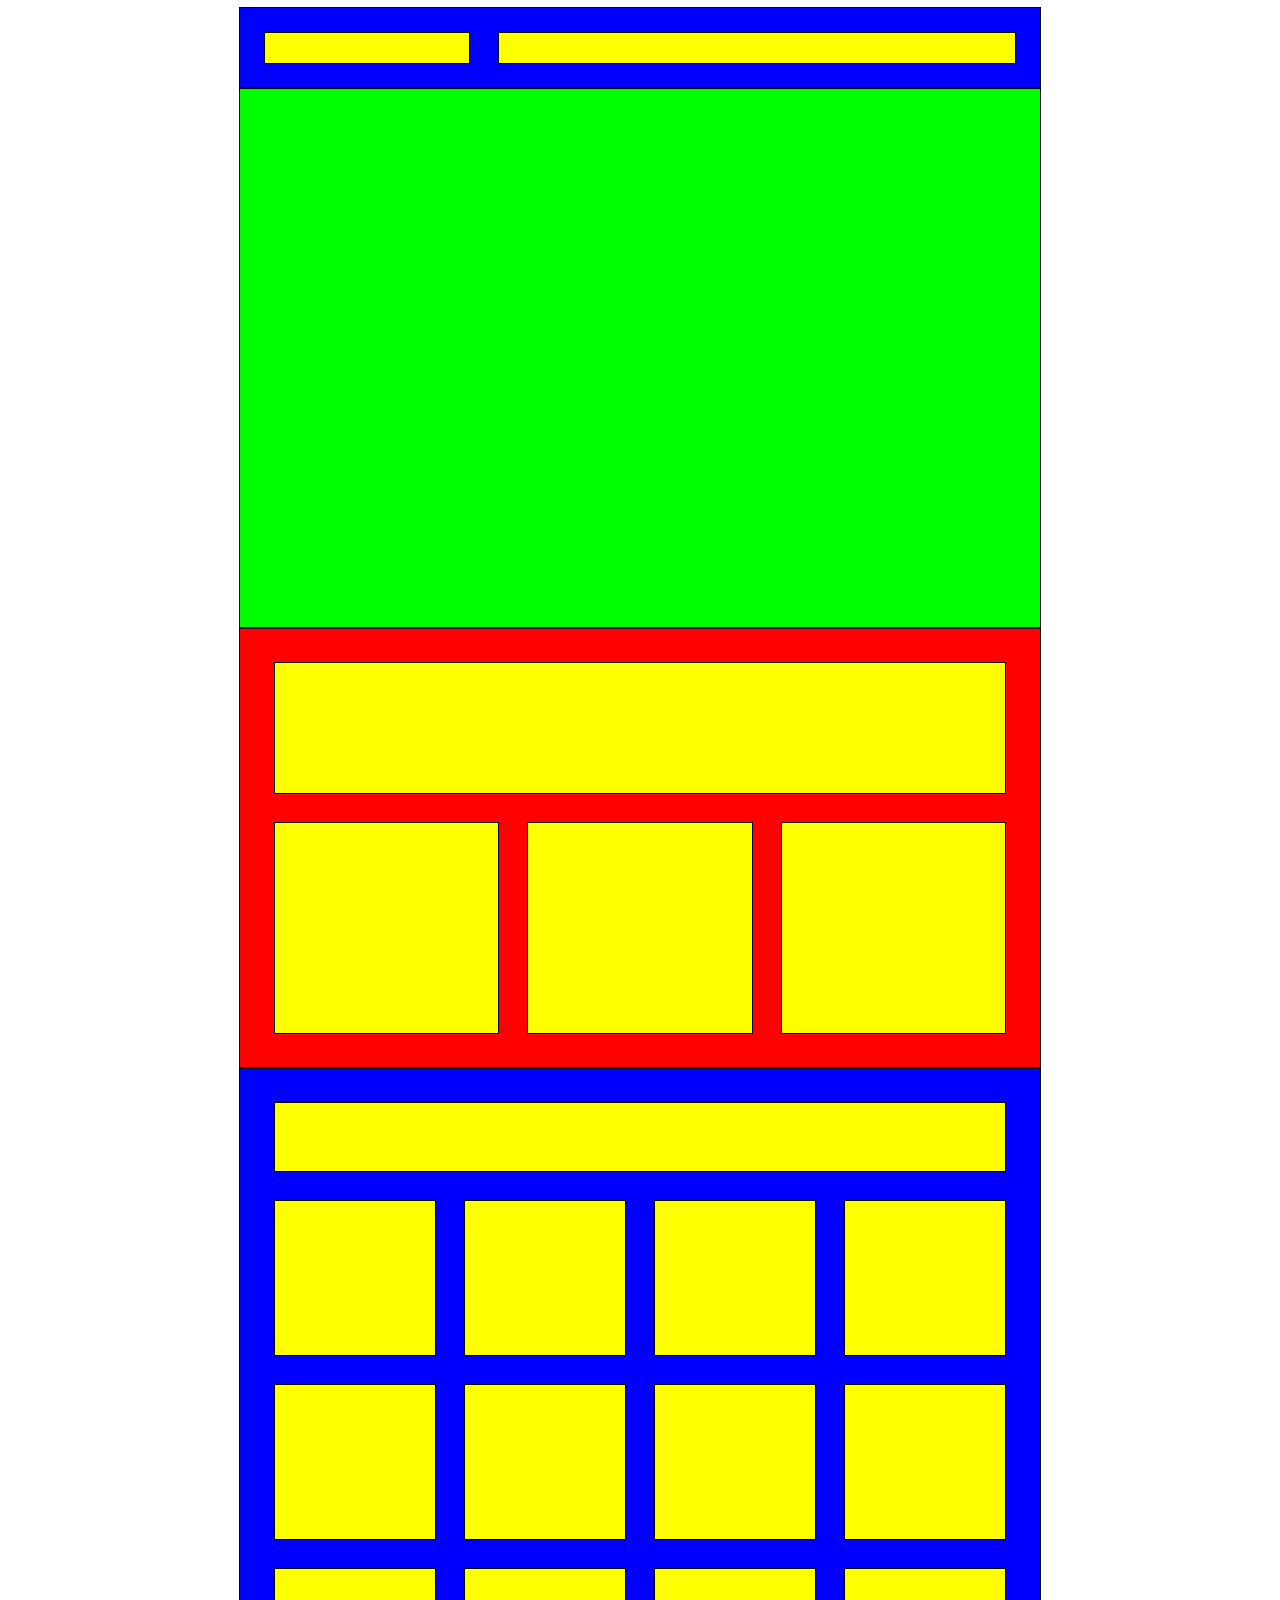
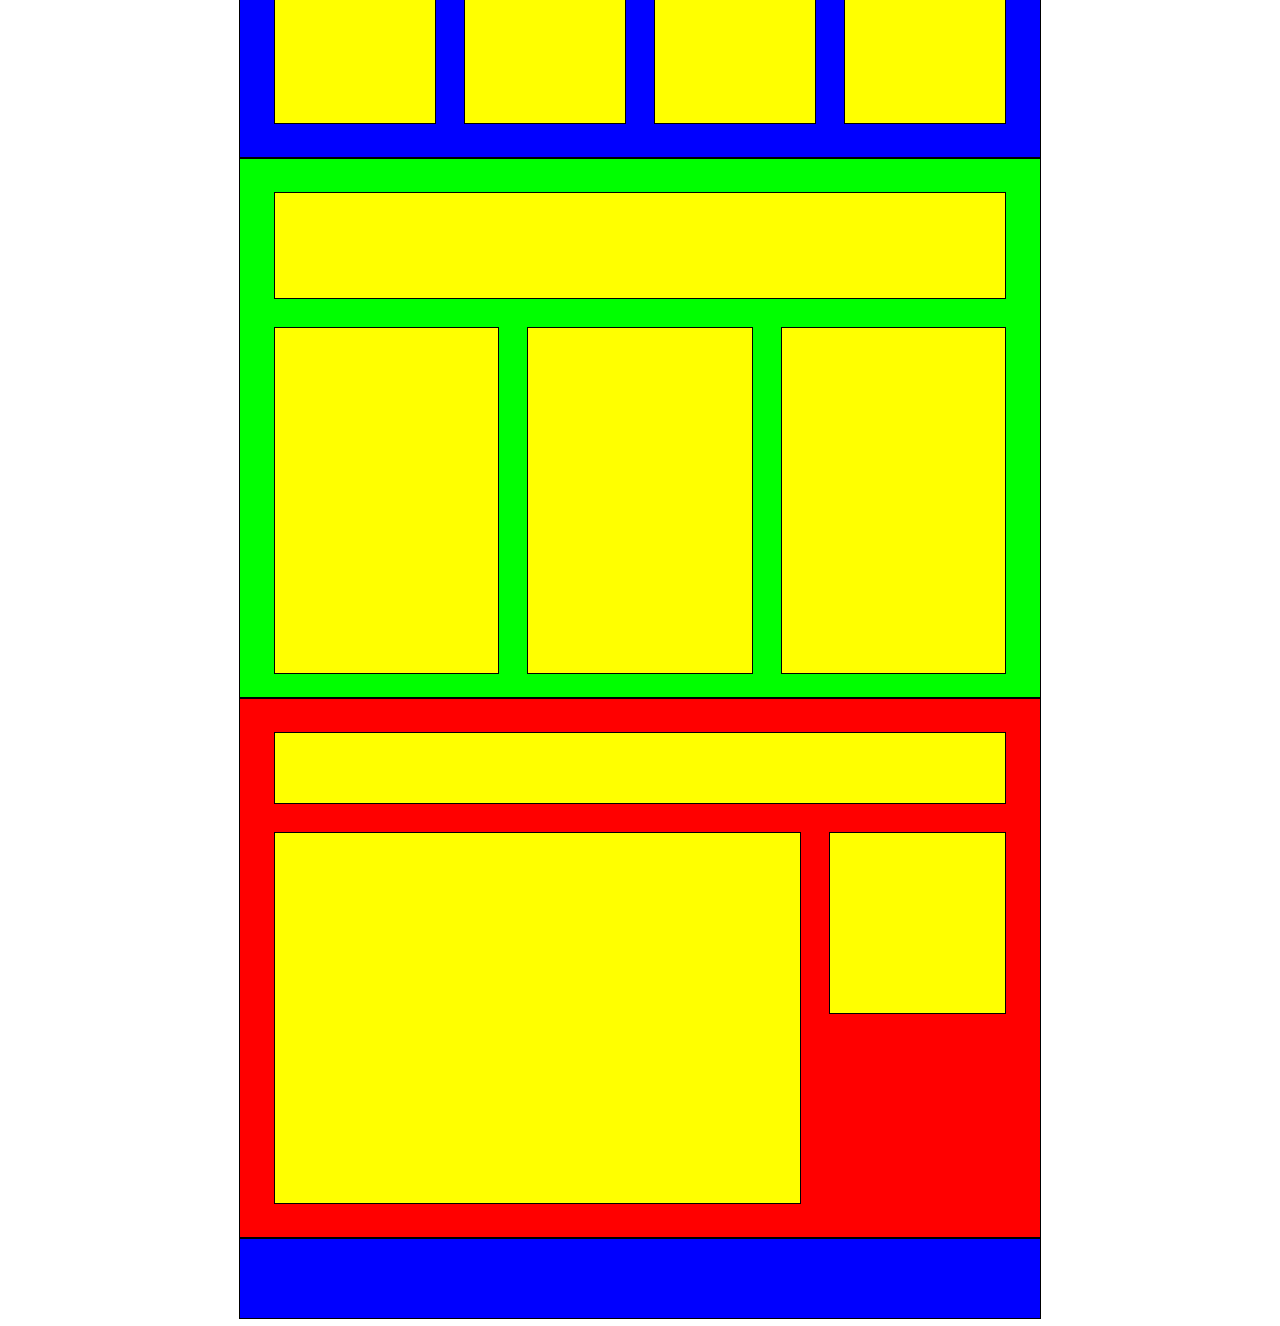
<file: week 4/layout7.html>
<!DOCTYPE html>
<html lang="en">
    <head>
        <meta charset="utf-8" />
        <title>Layout 3</title>
        <style>
            div {
                outline: 1px solid black;
            }

            #container {
                margin: auto;
                max-width: 800px;
            }

            #blue {
                display: grid;
                background-color: blue;
                padding: 10px;
                grid-template-columns: 30% 70%;
                height: 60px;
            }
            
            #blue2 {
                display: grid;
                background-color: blue;
                padding: 20px;
                grid-template-columns: 25% 25% 25% 25%;
                height: 650px;
                grid-template-rows: 15%;
                
            }

            #red {

                display: grid;
                background-color: red;
                height: 400px;
                padding: 20px;
                grid-template-columns: 33.33% 33.33% 33.33%;
                grid-template-rows: 40%;

            }
            
             #red2 {

                display: grid;
                background-color: red;
                height: 500px;
                padding: 20px;
                grid-template-columns: 73% 27%;
                grid-template-rows: 20%;

            }

            .yellow {

                background-color: yellow;
                margin: 15px;

            }
            
            .longyellow{
                background-color: yellow;
                margin: 15px;
                width: 730px;
                grid-column: 4/1;
                
            }
            
            .smallyellow{
                background-color: yellow;
                margin: 15px;
                height: 45%;
                
            }
            
            #green {

                display: grid;
                background-color: lime;
                height: 500px;
                padding: 20px;
                grid-template-columns: 33.33% 33.33% 33.33%;
                grid-template-rows: 27% 75%;

            }

        </style>

    </head>
    <body>

        <div id="container">

            <div id="blue">
                <div class="yellow"></div>
                <div class="yellow"></div>
            
            </div>

            <div id="green"> </div>
            
             <div id="red">
                <div class="longyellow"></div>
                <div class="yellow"></div>
                <div class="yellow"></div>
                <div class="yellow"></div>
                
            </div>

            <div id="blue2" >
                <div class="longyellow"></div><br><!-- the br makes a sqaure move down so it is inline -->
                <div class="yellow"></div>
                <div class="yellow"></div>
                <div class="yellow"></div>
                <div class="yellow"></div>
                <div class="yellow"></div>
                <div class="yellow"></div>
                <div class="yellow"></div>
                <div class="yellow"></div>
                <div class="yellow"></div>
                <div class="yellow"></div>
                <div class="yellow"></div>
                <div class="yellow"></div>
                
            </div>

            <div id="green">
                <div class="longyellow"></div>
                <div class="yellow"></div>
                <div class="yellow"></div>
                <div class="yellow"></div>
            </div>
            
            <div id="red2">
                <div class="longyellow"></div>
                <div class="yellow"></div>
                <div class="smallyellow"></div>
            </div>
            
            <div id="blue"></div>

        </div>
    </body>
</html>
</file>
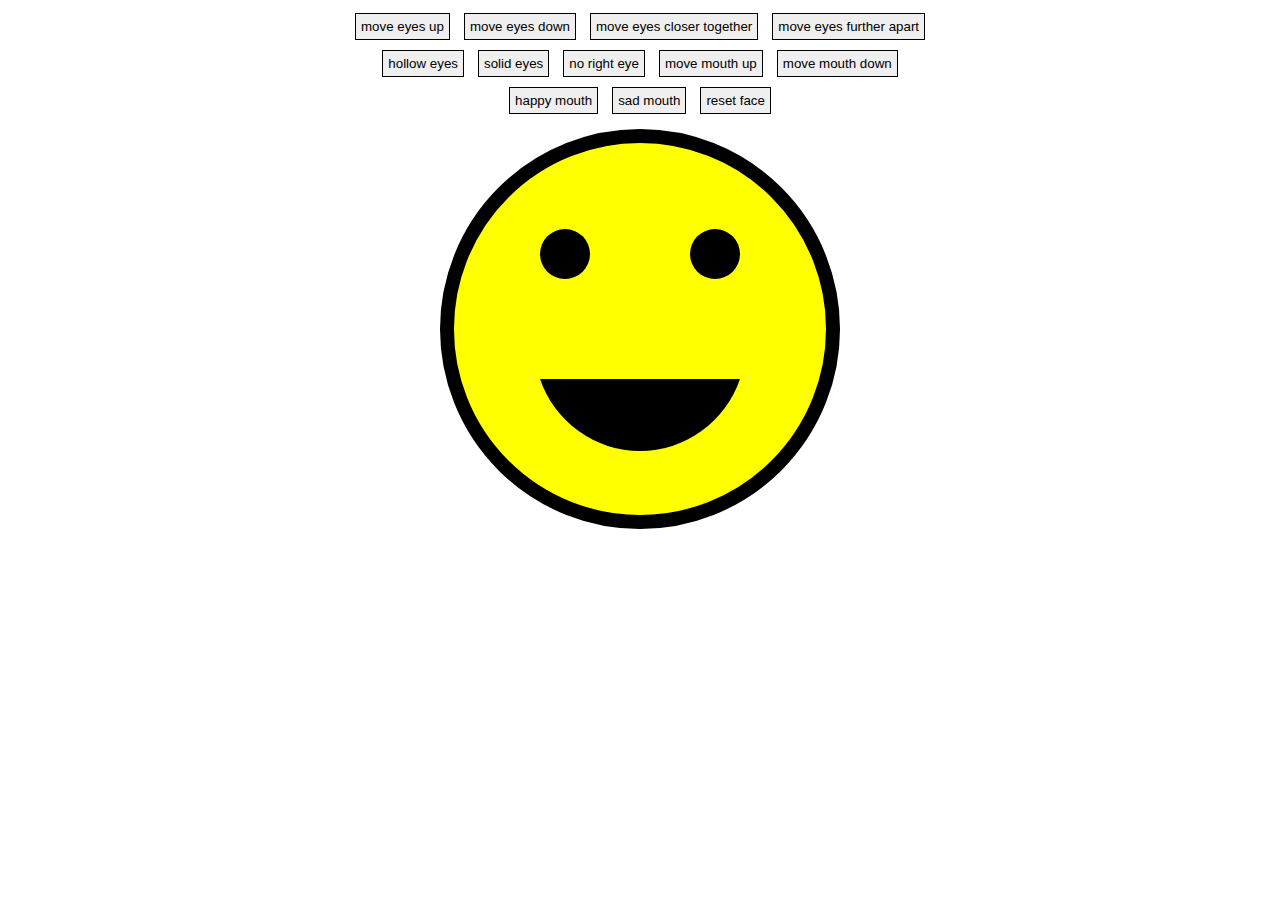
<file: 289.101.10.files/identikit/identikit.html>
<!DOCTYPE html>

<html>
<head>
    <meta charset="UTF-8" />
    <title>Identikit</title>

    <style>
        #controls {
            text-align: center;
            width: 600px;
            margin: auto;
            margin-bottom: 10px;
        }

        #controls button {
            font-family: sans-serif;
            border: 1px solid black;
            display: inline-block;
            cursor: pointer;
            padding: 5px;
            margin: 5px;
        }

        #controls button:hover {
            background-color: yellow;
        }

        #face {
            width: 400px;
            height: 400px;
            margin: auto;
            background-image: url(face.svg);
            background-size: contain;
            position: relative;
        }

        #eye_left, #eye_right {
            position: absolute;
            width: 50px;
            z-index: 1;
        }
        

        #mouth {
            position: absolute;
            width: 200px;
        }
    </style>
</head>

<body>

    <div id="controls">
        <button id="eyes_up_btn">move eyes up</button>
        <button id="eyes_down_btn">move eyes down</button>
        <button id="eyes_closer_btn">move eyes closer together</button>
        <button id="eyes_further_btn">move eyes further apart</button>
        <button id="eyes_hollow_btn">hollow eyes</button>
        <button id="eyes_solid_btn">solid eyes</button>
        <button id="no_right_eye_btn">no right eye</button>
        <button id="mouth_up_btn">move mouth up</button>
        <button id="mouth_down_btn">move mouth down</button>
        <button id="happy_mouth">happy mouth</button>
        <button id="sad_mouth">sad mouth</button>
        <button id="reset_face">reset face</button>
    </div>

    <div id="face">
        <img id="eye_left" src="eye_solid.svg" />
        <img id="eye_right" src="eye_solid.svg" />
        <img id="mouth" src="mouth_happy.svg" />
    </div>

    <script>
        // coordinate variables
        var eye_left_x = 100;
        var eye_left_y = 100;
        var eye_right_x = 250;
        var eye_right_y = 100;
        var mouth_x = 100;
        var mouth_y = 250;

        // set initial positions
        document.getElementById('mouth').style.left = mouth_x + 'px';
        document.getElementById('mouth').style.top = mouth_y + 'px';
        document.getElementById('eye_left').style.left = eye_left_x + 'px';
        document.getElementById('eye_left').style.top = eye_left_y + 'px';
        document.getElementById('eye_right').style.left = eye_right_x + 'px';
        document.getElementById('eye_right').style.top = eye_right_y + 'px';

        // move eyes up event listener
        document.getElementById('eyes_up_btn').addEventListener('click', () => {
            eye_left_y -= 10;
            document.getElementById('eye_left').style.top = eye_left_y + 'px';
            eye_right_y -= 10;
            document.getElementById('eye_right').style.top = eye_right_y + 'px';
        });
        
        // move eyes down event listener
        document.getElementById('eyes_down_btn').addEventListener('click', () => {
            eye_left_y += 10;
            document.getElementById('eye_left').style.top = eye_left_y + 'px';
            eye_right_y += 10;
            document.getElementById('eye_right').style.top = eye_right_y + 'px';
        });
        
        // move eyes closer event listener
        document.getElementById('eyes_closer_btn').addEventListener('click', () => {
            eye_left_x += 10;
            document.getElementById('eye_left').style.left = eye_left_x + 'px';
            eye_right_x -= 10;
            document.getElementById('eye_right').style.left = eye_right_x + 'px';
        });
        
        // move eyes further event listener
        document.getElementById('eyes_further_btn').addEventListener('click', () => {
            eye_left_x -= 10;
            document.getElementById('eye_left').style.left = eye_left_x + 'px';
            eye_right_x += 10;
            document.getElementById('eye_right').style.left = eye_right_x + 'px';
        });
        
        //  eyes hollow event listener
        document.getElementById('eyes_hollow_btn').addEventListener('click', () => {
            document.getElementById('eye_left').src= 'eye_hollow.svg';
            document.getElementById('eye_right').src= 'eye_hollow.svg';
        });
        
        //  eyes solid event listener
        document.getElementById('eyes_solid_btn').addEventListener('click', () => {
            document.getElementById('eye_left').src= 'eye_solid.svg';
            document.getElementById('eye_right').src= 'eye_solid.svg';
        });
        
         // no right eye event listener
        document.getElementById('no_right_eye_btn').addEventListener('click', () => {
            document.getElementById('eye_left').style.zIndex = -1;
        });
        
        // move mouth up event listener
        document.getElementById('mouth_up_btn').addEventListener('click', () => {
            mouth_y -= 10;
               document.getElementById('mouth').style.top = mouth_y + 'px';
        });
        
         // move mouth down event listener
        document.getElementById('mouth_down_btn').addEventListener('click', () => {
            mouth_y += 10;
               document.getElementById('mouth').style.top = mouth_y + 'px';
        });
        
          //  happy mouth event listener
        document.getElementById('happy_mouth').addEventListener('click', () => {
            document.getElementById('mouth').src= 'mouth_happy.svg';
        });
        
            //  happy mouth event listener
        document.getElementById('sad_mouth').addEventListener('click', () => {
            document.getElementById('mouth').src= 'mouth_sad.svg';
        });
        
            //  reset event listener
        document.getElementById('reset_face').addEventListener('click', () => {
        eye_left_x = 100;
        eye_left_y = 100;
        eye_right_x = 250;
        eye_right_y = 100;
        mouth_x = 100;
        mouth_y = 250;

        // set initial positions
        document.getElementById('mouth').style.left = mouth_x + 'px';
        document.getElementById('mouth').style.top = mouth_y + 'px';
        document.getElementById('eye_left').style.left = eye_left_x + 'px';
        document.getElementById('eye_left').style.top = eye_left_y + 'px';
        document.getElementById('eye_right').style.left = eye_right_x + 'px';
        document.getElementById('eye_right').style.top = eye_right_y + 'px';
        document.getElementById('eye_left').src= 'eye_solid.svg';
        document.getElementById('eye_right').src= 'eye_solid.svg';
        document.getElementById('mouth').src= 'mouth_happy.svg';
        });
        
    </script>

</body>
</html>
</file>
<file: singolo/styles.css>
@import url('https://fonts.googleapis.com/css2?family=Lato&display=swap');

div {
    outline: 1px solid black;
}

#container {
    margin: auto;
    max-width: 800px;
}

@media screen and (max-width: 480px) {
body {
    background-color: #F2F2F2;
    margin: 0;
    font-family: 'Lato', sans-serif;

}
.logo {
    grid-column: 1/3;
    margin-top: 20px;
    text-align: center;
}
.links {
    grid-column: 1/3;
    margin-top: 10px;
    text-align: center;
}
}


#blue {
    display: grid;
    background-color: #2D2F3B;
    color: white;
    padding: 10px;
    grid-template-columns: 30% 70%;
    height: 70px;
}

.links {
    margin-top: 35px;
    font-size: 0.75rem;
    text-align: right;
    color: #4B4E61;
    font-family: 'Lato', sans-serif;
}

.links a {
    color: white;
    padding-left: 10px;
    padding-right: 10px;
    text-decoration: none;
}

.logo {
    margin-top: 35px;
    font-size: 1.4rem;
}

.salmon {
color: #F16C65;
}



#blue2 {
    display: grid;
    background-color: #2D2F3B;
    padding: 20px;
    grid-template-columns: 25% 25% 25% 25%;
    height: 650px;
    grid-template-rows: 15%;

}

#red {

    display: grid;
    background-color: #f2f2f2;
    height: 400px;
    padding: 20px;
    grid-template-columns: 33.33% 33.33% 33.33%;
    grid-template-rows: 40%;

}

body, h2, h3 {
    font-family: 'Lato', sans-serif;
    color: #6e7386;
}

div img {
    float: left; 
    padding: 5px;
}



p {
    width: auto;
    word-spacing: 0.4em;
    font-family: 'Lato', sans-serif;
    color: #8d8da0;
    font-size: 10pt;
    
}

 #red2 {

    display: grid;
    background-color: red;
    height: 500px;
    padding: 20px;
    grid-template-columns: 73% 27%;
    grid-template-rows: 20%;

}

.yellow {

    background-color: transparent;
    margin: 10px;
    padding: 5px;

}

.longyellow{
    background-color: transparent;
    margin: 15px;
    width: auto;
    grid-column: 4/1;

}

.smallyellow{
    background-color: yellow;
    margin: 15px;
    height: 45%;

}

#green {

    display: grid;
    background-color: lime;
    background-size: auto;
    height: 500px;
    padding: 20px;
    grid-template-columns: 33.33% 33.33% 33.33%;
    grid-template-rows: 27% 75%;

}

.banner {
    background-color: #F16C65;
    padding: 20px 0;
    text-align: center;
}

.banner img {
    max-width: 780px;
    width: 90%;
    float: none;

}


#green2 {

    display: grid;
    background-color: lime;
    height: 500px;
    padding: 20px;
    grid-template-columns: 33.33% 33.33% 33.33%;
    grid-template-rows: 27% 75%;

}
</file>
<file: week 3/styles.css>
@import url('https://fonts.googleapis.com/css?family=Quicksand:400,700');
/*
a wildcard selector for outlining all of your elements
you may find this handy for visualising divs
remove it when you are done, or if you don't want it
*/

body {
background-color: #82DDB5;
background-image: url('img/illustration.gif'), url('img/texture.jpg');
background-position: center 280px, left top;
background-repeat: no-repeat, repeat-x;
background-size: 800px, auto;
font-family: 'Quicksand', sans-serif;
margin: 0;
}

#nav {
background-color: #6B9;
border-bottom: 2px dashed #487;
color: white;
font-weight: 700;
padding: 20px 0;
text-align: center;
word-spacing: 2em;

}

nav ul a{
    color: white;
    text-decoration: none;
}

#header {
text-align: center;
margin-top: 40px;
}

#logo {
max-width: 360px;
width: 100%;
}

#description, #date {
max-width: 220px;
width: 100%;
}

.register_btn {
background-color: #E43;
border: 2px dashed #A43;
border-radius: 2em;
color: #FFF;
cursor: pointer;
display: inline-block;
font-weight: bold;
margin-top: 25px;
margin-bottom: 350px;
padding: 15px 30px;
}

.biggertext{
    font-size: 18px;
    font-weight: 400;
}

.rightimg{
    margin-left: 20px;
}

#what{
    background-color: rgba(191, 235, 218, 0.83);
    color: #0c7588;
    padding: 35px 470px 35px 470px;
    text-align: center;
}

#why{
    background-color: rgb(162, 224, 200);
    color: #0c7588;
    padding: 35px 470px 35px 470px;
    text-align: center;
    
}

#where{
    background-image: url('img/map.gif');
    background-size: 1700px, auto;
    background-repeat: no-repeat, repeat-x;
    color: #be248e;
    text-align: center;
    padding: 50px;
    word-spacing: 2px;
}

.alignright{
    text-align: right;
    margin: 70px 200px 500px 200px;
    font-size: 17px;
    float: auto;
}

.alignleft{
    text-align: left;
}

#when{
    background-color: #148e8e;
    background-image: url('img/wires.png');
    background-size: 570px;
    background-position: center, 280px;
    background-repeat: repeat;
    color: white;
    padding: 35px 470px 35px 470px;
    text-align: center;
    padding: 50px;
    word-spacing: 2px;
}

.dashedborder{
    border-bottom: 2px dashed white;
    padding-bottom: 20px;
}

article {
    text-align: left;
    padding: 10px 400px 10px 400px;

}

#who{
    background-color: white;
    color: #0c7588;
    padding: 35px 515px 35px 515px;
    text-align: center;
    
}

#footer{
    background-color: #82DDB5;
    text-align: center;
    padding: 5px;
}
</file>
<file: wonkawebsite/styles.css>
/* COLOUR PALETTE

yellow #ffc80f
deep purple #771083
purple #8e4694
lilac #dfbddd
brown #47180b
peach #f57185
hotpink #ff28aa
deep pink #c62a89
plum #821051


DIMENTIONS

COMMON WEB width: 1366px
MY width: 1920px

*/
@import url('https://fonts.googleapis.com/css2?family=Oswald:wght@300;400&display=swap');


* {
    margin: 0;
}

body { 
    background-color: #821051;
    line-height: 1.6;
    height: 100vh;
    overflow-y: visible;
    
}

.container {
    width: 100%;
    height: 100%;

}


#home {
    background-color: #f57185;
    height: auto;
    width: 100%;
    position: relative; /* necessary to position child elements */
    overflow: hidden;
    
}

/* Slideshow container */
.slideshow-container {
  max-width: 100%;
  position: relative;
  margin: auto;
  overflow: hidden; /* Hide scrollbars */
}

/* Hide the images by default */
.mySlides {
  display: none;
  overflow: hidden; /* Hide scrollbars */
    
}

/* Next & previous buttons */
.prev, .next {
  cursor: pointer;
  position: absolute;
  top: 50%;
  width: auto;
  margin-top: -22px;
  padding: 16px;
  color: white;
  font-weight: bold;
  font-size: 18px;
  transition: 0.6s ease;
  border-radius: 0 3px 3px 0;
  user-select: none;
  overflow: hidden;
}

/* Position the "next button" to the right */
.next {
  right: 0;
  border-radius: 3px 0 0 3px;
  overflow: hidden; /* Hide scrollbars */
}

/* On hover, add a black background color with a little bit see-through */
.prev:hover, .next:hover {
  background-color: rgba(0,0,0,0.8);
    overflow: hidden;
}



/* Fading animation */
.slidefade {
  animation-name: fade;
  animation-duration: 1.5s;
}

@keyframes fade {
  from {opacity: .4}
  to {opacity: 1}
}


#nav {
    display: block;
    background-color: #ffc90f;
    padding: 10px;
    height: 80px;
    width: 100%;
    z-index: 2;
    position: fixed;
    overflow: hidden;
}

#logo {
    background-color: transparent;
    height: 150px;
    position: fixed;
    z-index: 3; /* logo div to render above nav */
    display: flex;
    justify-content: center;
    left: 50%;
    top: 10%;
     -ms-transform: translate(-50%, -50%);
    transform: translate(-50%, -50%);
    overflow: hidden;
    filter: drop-shadow(10px 10px 10px rgb(0, 0, 0, 0.5));
    
}

#logo img {
    width: 250px;
    overflow: hidden;
    
}

.nav {
    display: block;
    font-family: 'Oswald', sans-serif;
    text-align: left;
    overflow: hidden;
    word-spacing: 2em;
    overflow: hidden;
    max-width: 500px;
    width: 90%;
    position: absolute;
    top: 20%;
}

nav a {
    text-decoration: none;
    color: white;
    font-family: 'Oswald', sans-serif;
    font-size: 25px;
    font-weight: 400;
    
}

/* unvisited link */
nav a:link {
    color: white;
}


/* mouse over link */
.nav ul a:hover {
    color: #c62a89;
    transition: ease .7s;
}

button a {
    text-decoration: none;
    color: #dfbddd;
}

.icons {
    float: right;
    position: absolute;
    right: 2%;
    top: 40%;
}

#abouttitle {
    background-color: #47180b;
    height: 900px;
    width: 100%;
    position: relative; /* necessary to position child elements */
}

#abouttitle img {
    position: absolute;
    top: 0px;
    left: 0px;
    width: 100%;
}

#aboutcreators {
    display: grid;
    grid-template-columns: 35% 10%;
    background-color: #c62a89;
    background-image: url("img/swrillybg.png");
    background-repeat: no-repeat;
    background-size: cover;
    height: 700px;
    width: 100%;
    position: relative; /* necessary to position child elements */
}

#aboutcreators img {
    position: relative;
    left: -70%;
    top: 0%;
     -ms-transform: translate(-50%, -50%);
    transform: translate(-50%, -10%);
    margin: 0;
    overflow: hidden;
    grid-column: 2;
    
}

#aboutcreators p {
    grid-column: ;
    overflow: hidden;
    width: 90%;
    height: 100%;
    
}

#aboutcreators h1 {
    grid-column: 1/4;
    margin: 0;
    overflow: hidden;
    padding-top: 50px;
}

p {
    color: white;
    padding-left: 20px;
    font-family: 'Oswald', sans-serif;
    font-weight: 300;
    overflow: hidden;
    font-size: 16pt;
    height: auto;
    letter-spacing: 0.06em;
    word-spacing: 0.06em;
    
}

modal-body p {
    height: auto;
}
    
}
#aboutwhere {
    background-color: #8e4694;
    height: 100%;
    height: auto;
    width: 100%;
    position: relative; /* necessary to position child elements */
}

.aboutbtn a, .aboutbtn2 a {
    color: #f57185;
}

.aboutbtn {
    position: relative;
    color: #f57185;
    left: 205px;
    top: 150px;
    border-style: double;
    border-radius: 10px;
    border-color: brown;
    font-size: 40px;
    font-weight: 400;
    z-index: 1;
    
}

.aboutbtn2 {
    position: relative;
    color: #f57185;
    top: 250px;
    border-style: hidden;
    font-size: 40px;
    font-weight: 400;
    border-style: double;
    border-radius: 10px;
    border-color: brown;
    font-size: 40px;
    z-index: 1;
    
}

/* mouse over link */
.aboutbtn a:hover, .aboutbtn2 a:hover {
  color: #c62a89;
}

.map{
    width: 100%;
}

#preview {
    display: grid;
    background-color: #771083;
    grid-template-columns: 33.33% 33.33% 33.33% 33.33%;
    height: 100%;
    grid-template-rows: 15% 70% 15%;
    background-color: #771083;
    width: 100%;
    position: relative; /* necessary to position child elements */
    overflow: hidden;
    border-top-style: dashed;
    border-bottom-style: dashed;
    border-color:#dfbddd;
}


.yellow {

    background-color: #8e4694;
    margin: 15px;
    text-align: center;
    padding: 5px;
    box-shadow: 5px 5px #dfbddd;
    overflow: hidden;

}

.longyellow{
    background-color: transparent;
    margin: 15px;
    padding 15px;
    grid-column: 4/1;
    text-align: center;
    overflow: hidden;
    
}



#preview .longyellow {
    height: 100px;
}

.captiontxt {
    color: white;
    font-family: 'Oswald', sans-serif;
    overflow: hidden;
}

.middle {
  transition: .5s ease;
  opacity: 0;
  position: absolute;
  top: 50%;
  left: 50%;
  transform: translate(-50%, -50%);
  -ms-transform: translate(-50%, -50%);
  text-align: center;
}

.preview {
    width: auto;
    height: auto;
    position: relative;
}

.preview:hover img {
    opacity 0.3;
}

.preview:hover .middle {
    opacity: 1;
}

#shop .captiontxt {
    padding: 5px;
}

.footertxt {
    padding: 6px;
    text-align: center;
    overflow: hidden;
    font-size: 9.5pt;
    color: white;
    font-family: sans-serif;
}

button {
    background-color: transparent;
    width: 200px;
    font-size: 20px;
    font-family: 'Oswald', sans-serif;
    font-weight: 400;
    padding: 10px;
    color: #dfbddd;
    cursor: pointer;
    border-color: #dfbddd;
    border-style: dashed;
    text-align: center;
}

.view {
    background-color: rgb(255, 255, 255);
    width: 200px;
    font-size: 20px;
    font-family: 'Oswald', sans-serif;
    font-weight: 400;
    padding: 10px;
    color: rgb(71, 24, 11);
    cursor: pointer;
    border-style: none;
    z-index: 3;
}


#shop {
    display: grid;
    padding-top: 100px;
    background-color: #771083;
    grid-template-columns: 25% 25% 25% 25%;
    grid-template-rows: 20% ;
    background-image: url("img/shopbg.png");
    background-repeat: repeat-y;
    background-size: cover;
    height: auto;
    width: 100%;
    overflow: hidden;
    position: relative; /* necessary to position child elements */
}

#shop .longyellow {
    grid-column: 1/4;
    display: block;
    margin: 0;
    width: 100%;
    text-align: center;
    overflow: hidden;
}

#shop .longyellow img{
    width: 500px;
}

#shop .yellow {
    background-color: #c62a89;
    box-shadow: 5px 5px #47180b;
    overflow: hidden;
    margin: 15px;
    text-align: center;
    padding: 0px;
    width: 200px;
    
}


#contact, #contact2 {
    background-color: #821051;
    height: 100%%;
    width: 100%;
    position: relative; /* necessary to position child elements */
    border-bottom: dashed;
    border-color:#dfbddd;

}

input[type=text], input[type=email], select, textarea {
  width: 100%;
  padding: 15px;
  border: 1px solid #ccc;
  border-radius: 4px;
  resize: vertical;
  box-sizing: border-box;
}

label {
    padding: 12px 12px 12px 0;
    display: inline-block;
    box-sizing: border-box;
    font-family: 'Oswald', sans-serif;
    font-weight: 400;
    color: white;
    font-size: 20pt;
    
}

input[type=submit] {
  background-color: #f57185;
  color: white;
  padding: 12px 20px;
  border: none;
  border-radius: 4px;
  cursor: pointer;
  float: right;
  box-sizing: border-box;

}

input[type=submit]:hover {
  background-color: #c62a89;
  box-sizing: border-box;
    transition: ease .5s;
}

.contactcontainer {
    border-radius: 5px;
    background-color: transparent;
    max-width: 1000px;
    width: 90%;
    box-sizing: border-box;
    border-radius: 40px;
    padding: 5px;
}

form{
    width: 50vw; 
    margin-left : 20vw;
    overflow: hidden;
    padding: 5px;
}

/* Clear floats after the columns */
.row:after {
  content: "";
  display: table;
  clear: both;
  box-sizing: border-box;
}


#copyright {
    background-color: transparent;
    height: 50px;
    width: 200px;
    position: fixed; /* positioned relative to the viewport */
    right: 5px;
    bottom: 5px;
    color: white;
    font-family: sans-serif;
    overflow: hidden;
}

#footer {
    background-color: #771083;
    height: 20%;
    width: 100%;
    position: relative;
    overflow: hidden;
}

h1 {
    color: #dfbddd;
    text-align: center;
    font-family: 'Oswald', sans-serif;
    letter-spacing: 0.1em;
    word-spacing: 0.5em;
    padding: 5px;
    overflow: hidden;
}




@media screen and (min-width: 320px) {
    .container {
        max-width: 100%;
    }
    
    #nav {
    display: block;
    background-color: #ffc90f;
    padding: 10px;
    height: 40px;
    width: 100%;
    z-index: 2;
    position: fixed;
    overflow: hidden;


    }
    
    #logo {
    left: 90%;
    top: 10%;
     -ms-transform: translate(-50%, -50%);
    transform: translate(-50%, -80%);
    width: 100px;
    height:70px
    }
    
.nav {
    display: block;
    font-family: 'Oswald', sans-serif;
    text-align: left;
    overflow: hidden;
    overflow: hidden;
    max-width: 500px;
    width: 90%;
    position: absolute;
    top: 20%;
}

nav a {
    text-decoration: none;
    color: white;
    font-family: 'Oswald', sans-serif;
    font-size: 16px;
    font-weight: 400;
    
}

/* unvisited link */
nav a:link {
    color: white;
}


/* mouse over link */
.nav ul a:hover {
    color: #c62a89;
    transition: ease .7s;
}

button a {
    text-decoration: none;
    color: #dfbddd;
}

.icons {
    float: right;
    position: absolute;
    right: 2%;
    top: 40%;
    width: 50px;
}
    #abouttitle {
        height: 300px;
    }
    .aboutbtn {
        font-size: 15pt;
        left: 10px;
        top: 30px;
        width: auto;
    }
    .aboutbtn2 {
        font-size: 15pt;
        left: 10px;
        top: 30px;
        width: auto;
    }
    #aboutcreators {
        height: auto;
    }
    
    #aboutcreators img {
        width: 260px;
        padding-top: 10px;
        left: -100%;
        top: 0%;
         -ms-transform: translate(-50%, -50%);
        transform: translate(0%, -8%);
    }
    #aboutcreators p {
        grid-column: 4/1;
        width: auto;
        padding-bottom: 5px;
    }
    #aboutwhere h1 {
        font-size: 20pt;
    }
    
    #preview {
        display: block;
        height: auto;
    }
    #preview .longyellow h1{
        font-size: auto;
        padding-top: 40px;
    }
    #preview .yellow img {
        width: 200px;
    }
    .view {
        width: auto;
    }
    
    #contact .longyellow img {
        width: 300px;
    }
    
    #contact2 .longyellow img {
        width: 300px;
    }
    
    #shop {
    display: grid;
    padding-top: 110px;
    grid-template-columns: 33.3% 33.33% 33.33%;
    grid-template-rows:10% 8% 12% 15% 13% 13% 11% 10%;
    height: auto;
    
    }

    #shop .longyellow img {
        width: 450px;
        text-align: center;
        float: left;
    }
    
    #shop .preview .yellow{
     width: 130px;
    }
    
    #shop .preview img{
        width: 100px ;
    }
    
    #shop .captiontxt{
        font-size: 10pt;
    }
    
    .hidden, .show {
        display: none;
    }



}

@media screen and (min-width: 576px) {
    .container {
        max-width: 100%;
    }
    
}


@media screen and (min-width: 768px) {
    
    .container {
        max-width: 100%
    }
  
}


@media screen and (min-width: 992px) {
    
    .container {
        max-width: 100%
    }
}

@media screen and (min-width: 1200px) {
    .container {
        max-width: 100%;
        
    }
    #nav {
    background-color: #ffc90f;
    padding: 10px;
    height: 80px;
    width: 100%;
    z-index: 2;
    position: fixed;
    overflow: hidden;
}

#logo {
    background-color: transparent;
    height: 150px;
    width: auto;
    position: fixed;
    z-index: 3; /* logo div to render above nav */
    display: flex;
    justify-content: center;
    left: 50%;
    top: 10%;
     -ms-transform: translate(-50%, -50%);
    transform: translate(-50%, -50%);
    overflow: hidden;
    filter: drop-shadow(10px 10px 10px rgb(0, 0, 0, 0.5));
    
}

#logo img {
    width: 250px;
    overflow: hidden;
    
}

.nav {
    display: block;
    font-family: 'Oswald', sans-serif;
    text-align: left;
    overflow: hidden;
    word-spacing: 2em;
    overflow: hidden;
    max-width: 500px;
    width: 90%;
    position: absolute;
    top: 20%;
}

nav a {
    text-decoration: none;
    color: white;
    font-family: 'Oswald', sans-serif;
    font-size: 25px;
    font-weight: 400;
    
}

/* unvisited link */
nav a:link {
    color: white;
}


/* mouse over link */
.nav ul a:hover {
    color: #c62a89;
    transition: ease .7s;
}

button a {
    text-decoration: none;
    color: #dfbddd;
}

.icons {
    float: right;
    position: absolute;
    right: 2%;
    top: 40%;
    width: 150px;
}
    
    #abouttitle {
    background-color: #47180b;
    height: 900px;
    width: 100%;
    position: relative; /* necessary to position child elements */
   }

    #abouttitle img {
        position: absolute;
        top: 0px;
        left: 0px;
        width: 100%;
    }

    #aboutcreators {
        display: grid;
        grid-template-columns: 35% 10%;
        background-color: #c62a89;
        background-image: url("img/swrillybg.png");
        background-repeat: no-repeat;
        background-size: cover;
        height: 700px;
        width: 100%;
        position: relative; /* necessary to position child elements */
    }

    #aboutcreators img {
        position: relative;
        left: 100%;
        top: 0%;
         -ms-transform: translate(-50%, -50%);
        transform: translate(-100%, -15%);
        margin: 0;
        overflow: hidden;
        grid-column: 2;
        width: 400px;

    }

    #aboutcreators p {
        grid-column: 3/5;
        overflow: hidden;
        width: 90%;
        height: 100%;

    }

    #aboutcreators h1 {
        grid-column: 2/4;
        text-align: center;
        margin: 0;
        overflow: hidden;
        padding-top: 50px;
    }
        #preview {
        display: grid;
        background-color: #771083;
        grid-template-columns: 33.33% 33.33% 33.33% 33.33%;
        height: 100%;
        grid-template-rows: 15% 70% 15%;
        background-color: #771083;
        width: 100%;
        position: relative; /* necessary to position child elements */
        overflow: hidden;
        border-top-style: dashed;
        border-bottom-style: dashed;
        border-color:#dfbddd;
    }
        #preview .longyellow h1{
            font-size: auto;
            padding-top: 40px;
        }
        #preview .yellow img {
            width: 400px;
        }
        .view {
            width: auto;
        }

    #aboutwhere {
        background-color: #8e4694;
        height: 100%;
        height: auto;
        width: 100%;
        position: relative; /* necessary to position child elements */
    }

    #aboutwhere h1 {
        font-size: 30pt;
    }

    .aboutbtn a, .aboutbtn2 a {
        color: #f57185;
    }

    .aboutbtn {
        position: relative;
        color: #f57185;
        left: 180px;
        top: 150px;
        border-style: double;
        border-radius: 10px;
        border-color: brown;
        font-size: 40px;
        font-weight: 400;
        z-index: 1;

    }

    .aboutbtn2 {
        position: relative;
        color: #f57185;
        top: 250px;
        border-style: hidden;
        font-size: 40px;
        font-weight: 400;
        border-style: double;
        border-radius: 10px;
        border-color: brown;
        font-size: 40px;
        z-index: 1;

    }

       #contact .longyellow img {
            width: auto;
        }

        #contact2 .longyellow img {
            width: auto;
        }

        #shop {
        display: grid;
        padding-top: 100px;
        grid-template-columns: 25% 25% 25% 25%;
        grid-template-rows: 15% 10%;
        height: 3000px;

        }

        #shop .longyellow img {
            width: 900px;
            margin-left: 250px;

        }

        #shop .preview .yellow{
         width: auto;
         height: 4auto00px;
        }

        #shop .preview img{
            width: 200px;
        }

        #shop .captiontxt{
            font-size: 15pt;
        }
    
        .show {
            display: block;
        }
    

}
</file>
